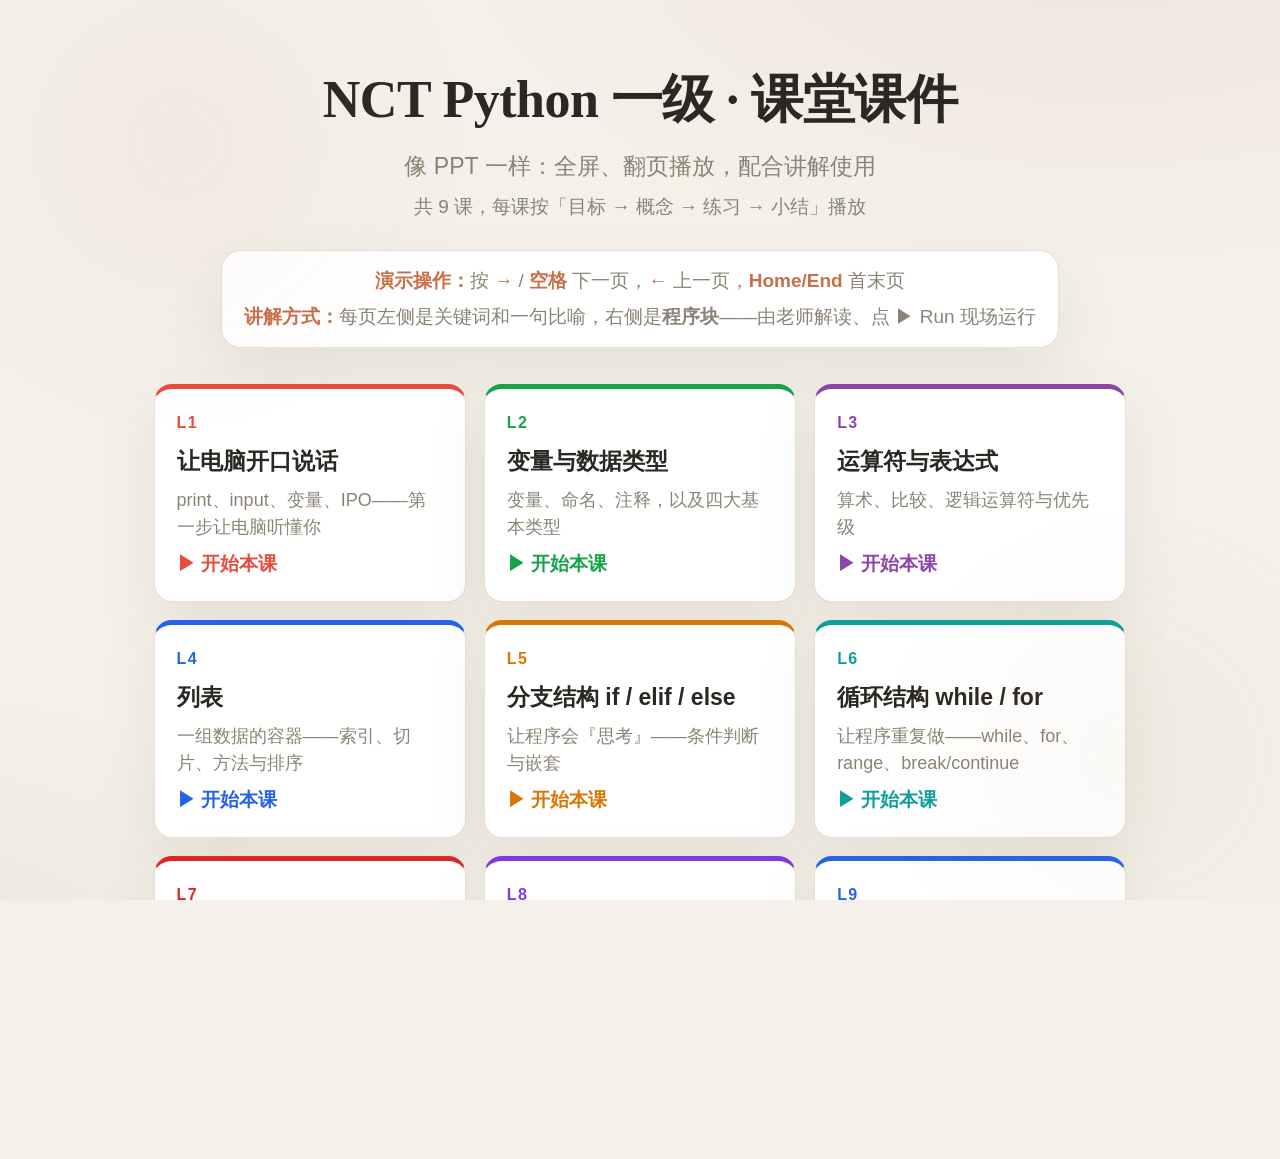
<file: index.html>
<!DOCTYPE html>
<html lang="zh-CN">
<head>
<meta charset="UTF-8">
<meta name="viewport" content="width=device-width, initial-scale=1.0">
<title>NCT Python 一级 · 课堂PPT</title>
<link rel="stylesheet" href="ppt.css">
<style>
html,body{overflow:auto;text-align:center;padding:0 6vw;}
.wrap{max-width:1120px;margin:0 auto;padding:52px 0;}
.hero h1{font-size:2.6em;font-weight:800;margin-bottom:8px;}
.hero p{color:var(--muted);font-size:1.15em;margin-bottom:8px;}
.keyhint{color:var(--muted);font-size:.95em;margin:20px auto 36px;background:#fff;border:1px solid var(--line);display:inline-block;padding:12px 22px;border-radius:20px;box-shadow:var(--shadow);line-height:1.9;}
.keyhint b{color:var(--accent);}
.grid{display:grid;grid-template-columns:repeat(auto-fit,minmax(270px,1fr));gap:18px;text-align:left;margin-bottom:34px;}
.lesson{background:#fff;border:1px solid var(--line);border-radius:18px;padding:22px;text-decoration:none;color:var(--text);box-shadow:var(--shadow);transition:.25s;border-top:5px solid var(--c);display:flex;flex-direction:column;gap:8px;}
.lesson:hover{transform:translateY(-4px);box-shadow:0 22px 46px rgba(30,64,113,.18);}
.lesson .tag{font-size:.8em;font-weight:800;color:var(--c);letter-spacing:.08em;}
.lesson h2{font-size:1.15em;font-weight:800;}
.lesson p{font-size:.9em;color:var(--muted);line-height:1.5;}
.lesson .go{margin-top:auto;color:var(--c);font-weight:700;font-size:.95em;}
@media(max-width:760px){.grid{grid-template-columns:1fr;}}
</style>
</head>
<body>
<div class="deck" style="position:static;height:auto;">
<div class="wrap">
<div class="hero">
<h1>NCT Python 一级 · 课堂课件</h1>
<p>像 PPT 一样：全屏、翻页播放，配合讲解使用</p>
<p style="font-size:.95em;color:var(--muted);">共 9 课，每课按「目标 → 概念 → 练习 → 小结」播放</p>
</div>
<div class="keyhint">
<b>演示操作：</b>按 <b>→</b> / <b>空格</b> 下一页，<b>←</b> 上一页，<b>Home/End</b> 首末页<br>
<b>讲解方式：</b>每页左侧是关键词和一句比喻，右侧是<strong>程序块</strong>——由老师解读、点 ▶ Run 现场运行
</div>
<div class="grid"><a class="lesson" href="lesson-1.html" style="--c:#e74c3c;">
<span class="tag">L1</span><h2>让电脑开口说话</h2><p>print、input、变量、IPO——第一步让电脑听懂你</p><span class="go">▶ 开始本课</span></a><a class="lesson" href="lesson-2.html" style="--c:#16a34a;">
<span class="tag">L2</span><h2>变量与数据类型</h2><p>变量、命名、注释，以及四大基本类型</p><span class="go">▶ 开始本课</span></a><a class="lesson" href="lesson-3.html" style="--c:#8e44ad;">
<span class="tag">L3</span><h2>运算符与表达式</h2><p>算术、比较、逻辑运算符与优先级</p><span class="go">▶ 开始本课</span></a><a class="lesson" href="lesson-4.html" style="--c:#2563eb;">
<span class="tag">L4</span><h2>列表</h2><p>一组数据的容器——索引、切片、方法与排序</p><span class="go">▶ 开始本课</span></a><a class="lesson" href="lesson-5.html" style="--c:#d97706;">
<span class="tag">L5</span><h2>分支结构 if / elif / else</h2><p>让程序会『思考』——条件判断与嵌套</p><span class="go">▶ 开始本课</span></a><a class="lesson" href="lesson-6.html" style="--c:#0f9f9a;">
<span class="tag">L6</span><h2>循环结构 while / for</h2><p>让程序重复做——while、for、range、break/continue</p><span class="go">▶ 开始本课</span></a><a class="lesson" href="lesson-7.html" style="--c:#dc2626;">
<span class="tag">L7</span><h2>字符串与列表的操作</h2><p>共有操作、split/join、字符串与列表互转</p><span class="go">▶ 开始本课</span></a><a class="lesson" href="lesson-8.html" style="--c:#7c3aed;">
<span class="tag">L8</span><h2>函数与小海龟绘图</h2><p>def 复用代码，turtle 画出图形</p><span class="go">▶ 开始本课</span></a><a class="lesson" href="lesson-9.html" style="--c:#2563eb;">
<span class="tag">L9</span><h2>异常处理 &amp; 真题实战</h2><p>try-except、eval，综合应对真题编程题</p><span class="go">▶ 开始本课</span></a></div>
</div>
</div>
</body>
</html>
</file>
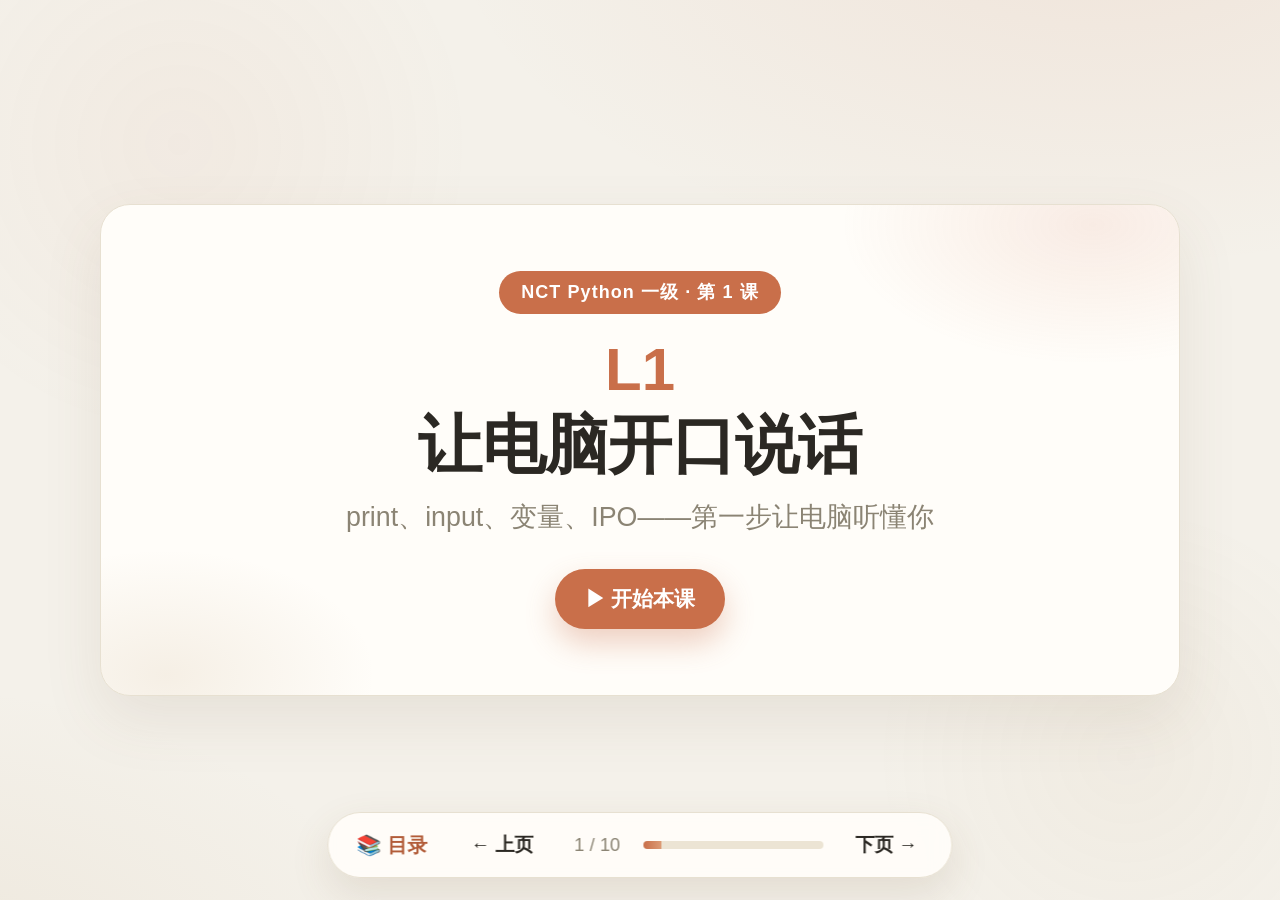
<file: lesson-1.html>
<!DOCTYPE html>
<html lang="zh-CN">
<head>
<meta charset="UTF-8">
<meta name="viewport" content="width=device-width, initial-scale=1.0">
<title>L1 让电脑开口说话 · 课堂PPT</title>
<link rel="stylesheet" href="ppt.css">
</head>
<body>
<div class="deck">
<section class="slide title-slide"><div class="hero"><div class="hero-badge">NCT Python 一级 · 第 1 课</div><div class="lesson-no">L1</div><h1>让电脑开口说话</h1><p class="subtitle">print、input、变量、IPO——第一步让电脑听懂你</p><div class="hero-cta" onclick="nextSlide()">▶ 开始本课</div></div></section>
<section class="slide"><div class="split"><div class="left"><div class="kicker">Agenda · 目标</div><h2>📋 今天我们要学什么</h2><p class="subtitle">学完这节课，你会——</p></div><div class="right"><div class="panel"><ol style="font-size:1.12em;line-height:2.1;padding-left:24px;"><li>知道 Python 是什么，理解解释型/编译型语言的区别</li><li>写出第一个程序：print() 输出</li><li>理解 IPO 模型：输入→处理→输出</li><li>认识变量与基本数据类型</li></ol></div></div></div></section>
<section class="slide part-slide"><div class="part-inside"><div class="part-tag">开始本课</div><h2>让电脑开口说话</h2><p class="subtitle">print、input、变量、IPO——第一步让电脑听懂你</p></div></section>
<section class="slide"><div class="split"><div class="left"><div class="kicker">概念 · 01</div><h2>Python 是什么？</h2><p class="subtitle">Python 是一门编程语言，是计算机能读懂的语言。</p><div class="metaphor"><span class="icon">💡</span><span><b>比喻：</b>Python 像一门『普通话』，你写一行，电脑就照着做一行。</span></div></div><div class="right"><div class="panel"><div class="label">示例代码 · 点 ▶ Run 试运行</div><div class="code"><div class="bar"><span class="dot r"></span><span class="dot y"></span><span class="dot g"></span><span class="t">demo.py</span></div><pre><code><span class="com"># 输出一句话到屏幕</span>
<span class="fn">print</span>(<span class="str">"Hello World"</span>)

<span class="com"># 也可以输出算好的结果</span>
<span class="fn">print</span>(<span class="num">1</span> + <span class="num">2</span>)</code></pre><div class="code-actions"><a class="run-btn" href="https://www.online-python.com/" target="_blank" rel="noopener">▶ Run</a><button class="copy-btn" type="button">📋 Copy</button></div></div><div class="keypoint"><b>💡 关键点：</b>print() 就是把内容显示到屏幕的指令。Python 是解释型：一句一句边解释边执行。</div></div></div></div></section>
<section class="slide"><div class="split"><div class="left"><div class="kicker">概念 · 02</div><h2>print —— 电脑的大喇叭</h2><p class="subtitle">print() 把括号里的内容打印到屏幕上。</p><div class="metaphor"><span class="icon">💡</span><span><b>比喻：</b>print = 电脑拿大喇叭喊话，喊的内容要加引号告诉电脑『这是文字』。</span></div></div><div class="right"><div class="panel"><div class="label">示例代码 · 点 ▶ Run 试运行</div><div class="code"><div class="bar"><span class="dot r"></span><span class="dot y"></span><span class="dot g"></span><span class="t">demo.py</span></div><pre><code><span class="com"># 第一个程序</span>
<span class="fn">print</span>(<span class="str">"Hello World"</span>)
<span class="fn">print</span>(<span class="num">1</span> + <span class="num">2</span>)</code></pre><div class="code-actions"><a class="run-btn" href="https://www.online-python.com/" target="_blank" rel="noopener">▶ Run</a><button class="copy-btn" type="button">📋 Copy</button></div></div><div class="keypoint"><b>💡 关键点：</b>print 里放字符串要加引号；放数字直接写。中文输出也不难。</div></div></div></div></section>
<section class="slide"><div class="split"><div class="left"><div class="kicker">概念 · 03</div><h2>input —— 电脑的耳朵</h2><p class="subtitle">input() 接收键盘输入；得到的一定是字符串。</p><div class="metaphor"><span class="icon">💡</span><span><b>比喻：</b>input 是耳朵，print 是嘴巴。电脑等你说完再回应。</span></div></div><div class="right"><div class="panel"><div class="label">示例代码 · 点 ▶ Run 试运行</div><div class="code"><div class="bar"><span class="dot r"></span><span class="dot y"></span><span class="dot g"></span><span class="t">demo.py</span></div><pre><code>name = <span class="fn">input</span>(<span class="str">"请输入你的名字: "</span>)
<span class="fn">print</span>(<span class="str">"你好, "</span> + name)

a = <span class="fn">int</span>(<span class="fn">input</span>(<span class="str">"请输入一个整数: "</span>))
<span class="fn">print</span>(<span class="str">"你输入的数是"</span>, a)</code></pre><div class="code-actions"><a class="run-btn" href="https://www.online-python.com/" target="_blank" rel="noopener">▶ Run</a><button class="copy-btn" type="button">📋 Copy</button></div></div><div class="keypoint"><b>💡 关键点：</b>input() 返回字符串，要当数字算得先用 int()/float() 转。</div></div></div></div></section>
<section class="slide"><div class="split"><div class="left"><div class="kicker">概念 · 04</div><h2>IPO —— 程序的骨架</h2><p class="subtitle">I 输入 → P 处理 → O 输出。</p><div class="metaphor"><span class="icon">💡</span><span><b>比喻：</b>写程序先想三件事：要什么输入、怎么处理、要什么输出。</span></div></div><div class="right"><div class="panel"><div class="label">程序流程</div><div class="code"><pre><code>I nput (输入)   ──►   P rocessing (加工)   ──►   O utput (输出)
   input()                运算 / 判断 / 循环             print()</code></pre></div></div></div></div></section>
<section class="slide"><div class="split"><div class="left"><div class="kicker">概念 · 05</div><h2>变量 &amp; 冯·诺依曼</h2><p class="subtitle">变量是装数据的容器；了解电脑的经典结构。</p><div class="metaphor"><span class="icon">💡</span><span><b>比喻：</b>变量 = 贴上名字标签的碗；电脑 = 输入→存储→运算→控制→输出。</span></div></div><div class="right"><div class="panel"><div class="label">结构</div><ul class="structure"><li><span class="root">冯·诺依曼体系结构</span> <span class="note">存储程序 + 五大部件</span></li><li><span class="child">├── 输入设备</span> <span class="note">键盘鼠标</span></li><li><span class="child">├── 存储器</span> <span class="note">存程序和数据</span></li><li><span class="child">├── 运算器</span> <span class="note">做运算</span></li><li><span class="child">├── 控制器</span> <span class="note">指挥</span></li><li><span class="child">└── 输出设备</span> <span class="note">显示器</span></li></ul></div></div></div></section>
<section class="slide"><div class="split"><div class="left"><div class="kicker">Practice · 动手</div><h2>✏️ 随堂练习</h2><p class="subtitle">动手敲一敲，比看十遍都强。</p></div><div class="right"><div class="panel practice"><div class="label">任务清单</div><ol><li>在 online-python.com 敲：print("My name is Python")，Run 看输出</li><li>再敲一行 print(输入你的名字)，Run 一次看看</li><li>把第 1 行换成你自己的英文名字，再 Run，输出变了吗？</li></ol></div></div></div></section>
<section class="slide"><div class="split"><div class="left"><div class="kicker">Recap · 小结</div><h2>📌 今天学了什么？</h2><p class="subtitle">对照一下，都掌握了吗？</p></div><div class="right"><div class="grid2"><div class="card" style="border-left:5px solid var(--green);"><h3 style="color:var(--green);">已掌握</h3><ul><li>Python 是什么？</li><li>print —— 电脑的大喇叭</li><li>input —— 电脑的耳朵</li><li>IPO —— 程序的骨架</li><li>变量 &amp; 冯·诺依曼</li></ul></div><div class="card" style="border-left:5px solid var(--teal);"><h3 style="color:var(--teal);">下一节 L2</h3><ul><li>变量与数据类型</li><li style="color:var(--muted);font-size:.92em;">变量、命名、注释，以及四大基本类型</li></ul></div></div><div class="takeaway"><span class="label">💬 给学生的话</span>看完 PPT 不如自己敲一遍。<strong>敲错的 Bug 比看会的代码更值钱。</strong></div></div></div></section>
</div>
<div class="nav">
<a class="home" href="index.html">📚 目录</a>
<button id="prev" type="button">← 上页</button>
<span class="counter"><span id="cur">1</span> / <span id="total">10</span></span>
<div class="progress-track"><span id="bar"></span></div>
<button id="next" type="button">下页 →</button>
</div>
<script src="ppt.js"></script>
</body>
</html>
</file>
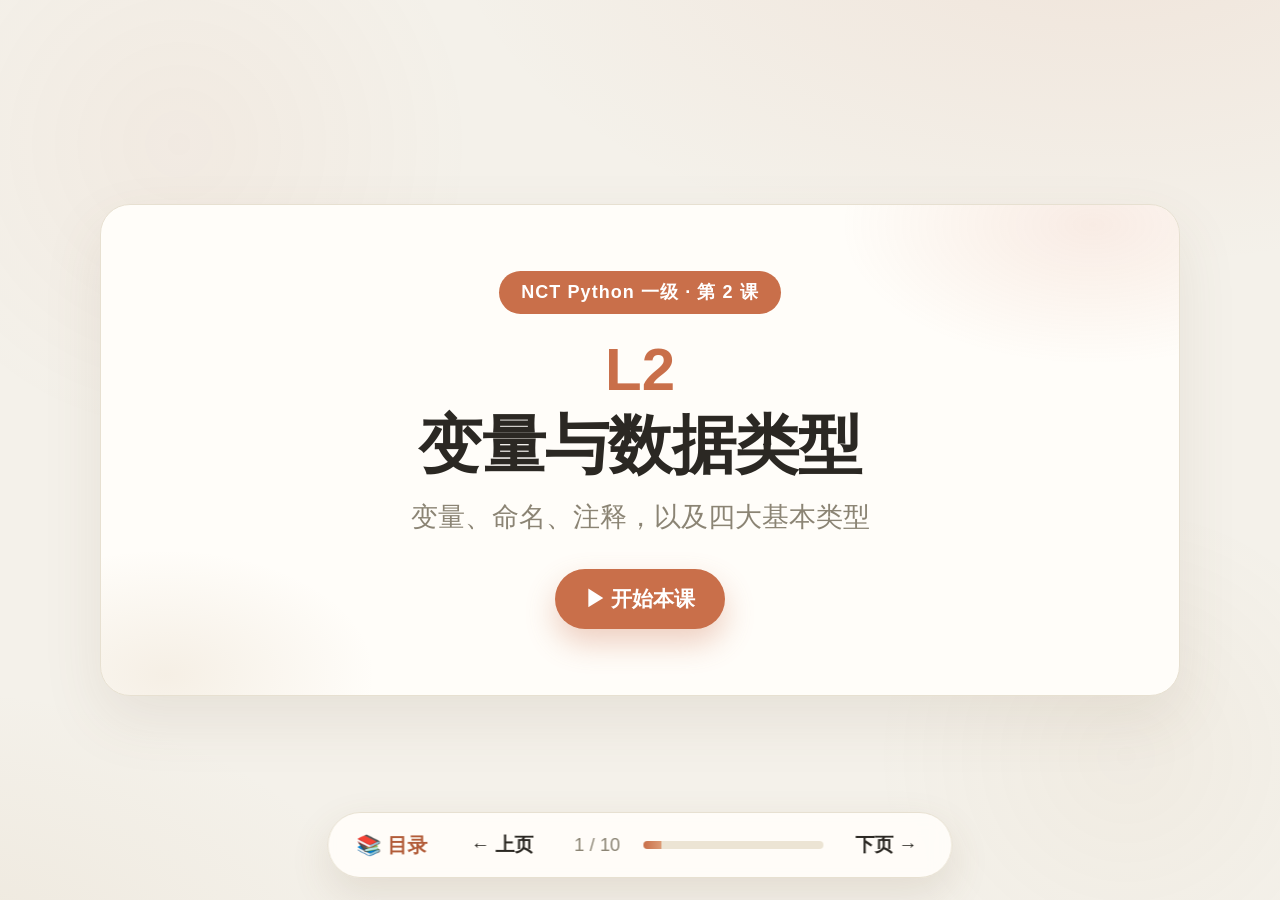
<file: lesson-2.html>
<!DOCTYPE html>
<html lang="zh-CN">
<head>
<meta charset="UTF-8">
<meta name="viewport" content="width=device-width, initial-scale=1.0">
<title>L2 变量与数据类型 · 课堂PPT</title>
<link rel="stylesheet" href="ppt.css">
</head>
<body>
<div class="deck">
<section class="slide title-slide"><div class="hero"><div class="hero-badge">NCT Python 一级 · 第 2 课</div><div class="lesson-no">L2</div><h1>变量与数据类型</h1><p class="subtitle">变量、命名、注释，以及四大基本类型</p><div class="hero-cta" onclick="nextSlide()">▶ 开始本课</div></div></section>
<section class="slide"><div class="split"><div class="left"><div class="kicker">Agenda · 目标</div><h2>📋 今天我们要学什么</h2><p class="subtitle">学完这节课，你会——</p></div><div class="right"><div class="panel"><ol style="font-size:1.12em;line-height:2.1;padding-left:24px;"><li>理解变量，掌握命名规则与保留字</li><li>会用 单行# 和 多行三引号 注释</li><li>认识字符串/整数/浮点数/布尔四种类型</li><li>会用 str/int/float/bool 做类型转换</li></ol></div></div></div></section>
<section class="slide part-slide"><div class="part-inside"><div class="part-tag">开始本课</div><h2>变量与数据类型</h2><p class="subtitle">变量、命名、注释，以及四大基本类型</p></div></section>
<section class="slide"><div class="split"><div class="left"><div class="kicker">概念 · 01</div><h2>变量 —— 电脑的碗</h2><p class="subtitle">变量像一个贴了标签的碗，用来存数据，通过名字访问。</p><div class="metaphor"><span class="icon">💡</span><span><b>比喻：</b>碗是一样的碗，贴的标签（变量名）不一样，装的东西也不一样。</span></div></div><div class="right"><div class="panel"><div class="label">示例代码 · 点 ▶ Run 试运行</div><div class="code"><div class="bar"><span class="dot r"></span><span class="dot y"></span><span class="dot g"></span><span class="t">demo.py</span></div><pre><code>name = <span class="str">"小明"</span>     <span class="com"># 字符串</span>
grade = <span class="num">13</span>        <span class="com"># 整数</span>
tall = <span class="num">1.55</span>       <span class="com"># 浮点数</span>
<span class="fn">print</span>(<span class="str">"我叫"</span>, name, <span class="str">"今年"</span>, grade, <span class="str">"岁"</span>)</code></pre><div class="code-actions"><a class="run-btn" href="https://www.online-python.com/" target="_blank" rel="noopener">▶ Run</a><button class="copy-btn" type="button">📋 Copy</button></div></div><div class="keypoint"><b>💡 关键点：</b>= 是赋值，把右边数据存进左边变量。变量要先赋值再用。</div></div></div></div></section>
<section class="slide"><div class="split"><div class="left"><div class="kicker">概念 · 02</div><h2>变量命名规则</h2><p class="subtitle">字母、数字、下划线；数字不能开头；不能用保留字。</p><div class="metaphor"><span class="icon">💡</span><span><b>比喻：</b>名字要像路牌：别人看得懂、不撞名、不打头阵用数字。</span></div></div><div class="right"><div class="panel"><div class="label">示例代码 · 点 ▶ Run 试运行</div><div class="code"><div class="bar"><span class="dot r"></span><span class="dot y"></span><span class="dot g"></span><span class="t">demo.py</span></div><pre><code><span class="com"># 合法：</span>
my_name = <span class="str">"Tom"</span>
_score2 = <span class="num">90</span>

<span class="com"># 非法：</span>
<span class="com"># 1name = 5   数字开头 ❌</span>
<span class="com"># if = 5      保留字 ❌</span>
<span class="com"># my-name = 5 含短横线 ❌</span></code></pre><div class="code-actions"><a class="run-btn" href="https://www.online-python.com/" target="_blank" rel="noopener">▶ Run</a><button class="copy-btn" type="button">📋 Copy</button></div></div><div class="keypoint"><b>💡 关键点：</b>不能用保留字（if、while、True、False等）做变量名；区分大小写。</div></div></div></div></section>
<section class="slide"><div class="split"><div class="left"><div class="kicker">概念 · 03</div><h2>注释 —— 给代码写说明</h2><p class="subtitle">注释不会被执行，只给人看。</p><div class="metaphor"><span class="icon">💡</span><span><b>比喻：</b># 是单行便签；三个引号是整段便签。</span></div></div><div class="right"><div class="panel"><div class="label">示例代码 · 点 ▶ Run 试运行</div><div class="code"><div class="bar"><span class="dot r"></span><span class="dot y"></span><span class="dot g"></span><span class="t">demo.py</span></div><pre><code><span class="com"># 这是单行注释（用 # 开头）</span>
<span class="fn">print</span>(<span class="str">"你好"</span>)   <span class="com"># 行尾也可以</span>

<span class="str">"""
这是多行注释
用三个双引号或单引号包围
"""</span></code></pre><div class="code-actions"><a class="run-btn" href="https://www.online-python.com/" target="_blank" rel="noopener">▶ Run</a><button class="copy-btn" type="button">📋 Copy</button></div></div><div class="keypoint"><b>💡 关键点：</b>考试常考：单行注释用 #，多行用三引号。双引号是字符串，不是注释。</div></div></div></div></section>
<section class="slide"><div class="split"><div class="left"><div class="kicker">概念 · 04</div><h2>四大基本数据类型</h2><p class="subtitle">字符串、整数、浮点数、布尔。</p><div class="metaphor"><span class="icon">💡</span><span><b>比喻：</b>文字要引号、数字分两种（带不带小数点）、真假是开关、空心是 None。</span></div></div><div class="right"><div class="panel"><div class="label">示例代码 · 点 ▶ Run 试运行</div><div class="code"><div class="bar"><span class="dot r"></span><span class="dot y"></span><span class="dot g"></span><span class="t">demo.py</span></div><pre><code>s = <span class="str">"Hello"</span>      <span class="com"># 字符串 str</span>
n = <span class="num">42</span>           <span class="com"># 整数 int</span>
f = <span class="num">3.14</span>         <span class="com"># 浮点数 float</span>
b = <span class="key">True</span>         <span class="com"># 布尔 bool（True/False）</span>
none = <span class="key">None</span>      <span class="com"># 无值</span></code></pre><div class="code-actions"><a class="run-btn" href="https://www.online-python.com/" target="_blank" rel="noopener">▶ Run</a><button class="copy-btn" type="button">📋 Copy</button></div></div><div class="keypoint"><b>💡 关键点：</b>字符串可 + 拼接、\n 换行；用 type(x) 查看类型。</div></div></div></div></section>
<section class="slide"><div class="split"><div class="left"><div class="kicker">概念 · 05</div><h2>类型转换 —— 翻译官</h2><p class="subtitle">在字符串、整数、浮点数、布尔之间互相转换。</p><div class="metaphor"><span class="icon">💡</span><span><b>比喻：</b>str/int/float/bool 是四个翻译官，把一种类型翻译成另一种。</span></div></div><div class="right"><div class="panel"><div class="label">示例代码 · 点 ▶ Run 试运行</div><div class="code"><div class="bar"><span class="dot r"></span><span class="dot y"></span><span class="dot g"></span><span class="t">demo.py</span></div><pre><code>age = <span class="num">14</span>
<span class="fn">print</span>(<span class="str">"你今年"</span> + <span class="fn">str</span>(age) + <span class="str">"岁"</span>)

a = <span class="fn">int</span>(<span class="str">"123"</span>)       <span class="com"># 字符串→整数</span>
b = <span class="fn">float</span>(<span class="num">4</span>)         <span class="com"># 整数→浮点数 4.0</span>
<span class="fn">print</span>(<span class="fn">int</span>(<span class="num">3.6</span>))      <span class="com"># 3（截断，不是四舍五入）</span>
<span class="fn">print</span>(<span class="fn">bool</span>(<span class="num">0</span>))       <span class="com"># False</span>
<span class="fn">print</span>(<span class="fn">bool</span>(<span class="str">" "</span>))     <span class="com"># True（含空格的字符串为真）</span></code></pre><div class="code-actions"><a class="run-btn" href="https://www.online-python.com/" target="_blank" rel="noopener">▶ Run</a><button class="copy-btn" type="button">📋 Copy</button></div></div><div class="keypoint"><b>💡 关键点：</b>int("3.5") 会报错，需先 float() 再 int()；float→int 是截断。</div></div></div></div></section>
<section class="slide"><div class="split"><div class="left"><div class="kicker">Practice · 动手</div><h2>✏️ 随堂练习</h2><p class="subtitle">动手敲一敲，比看十遍都强。</p></div><div class="right"><div class="panel practice"><div class="label">任务清单</div><ol><li>写个人信息录入：输入姓名、年龄、身高，按格式输出（用 str/int/float）</li><li>口答：下面哪些是合法变量名？my_name、1name、if、_x、2/3、my-name</li><li>写出结果：int(3.6)、float(3)、bool(0)、bool(" ")</li></ol></div></div></div></section>
<section class="slide"><div class="split"><div class="left"><div class="kicker">Recap · 小结</div><h2>📌 今天学了什么？</h2><p class="subtitle">对照一下，都掌握了吗？</p></div><div class="right"><div class="grid2"><div class="card" style="border-left:5px solid var(--green);"><h3 style="color:var(--green);">已掌握</h3><ul><li>变量 —— 电脑的碗</li><li>变量命名规则</li><li>注释 —— 给代码写说明</li><li>四大基本数据类型</li><li>类型转换 —— 翻译官</li></ul></div><div class="card" style="border-left:5px solid var(--teal);"><h3 style="color:var(--teal);">下一节 L3</h3><ul><li>运算符与表达式</li><li style="color:var(--muted);font-size:.92em;">算术、比较、逻辑运算符与优先级</li></ul></div></div><div class="takeaway"><span class="label">💬 给学生的话</span>看完 PPT 不如自己敲一遍。<strong>敲错的 Bug 比看会的代码更值钱。</strong></div></div></div></section>
</div>
<div class="nav">
<a class="home" href="index.html">📚 目录</a>
<button id="prev" type="button">← 上页</button>
<span class="counter"><span id="cur">1</span> / <span id="total">10</span></span>
<div class="progress-track"><span id="bar"></span></div>
<button id="next" type="button">下页 →</button>
</div>
<script src="ppt.js"></script>
</body>
</html>
</file>
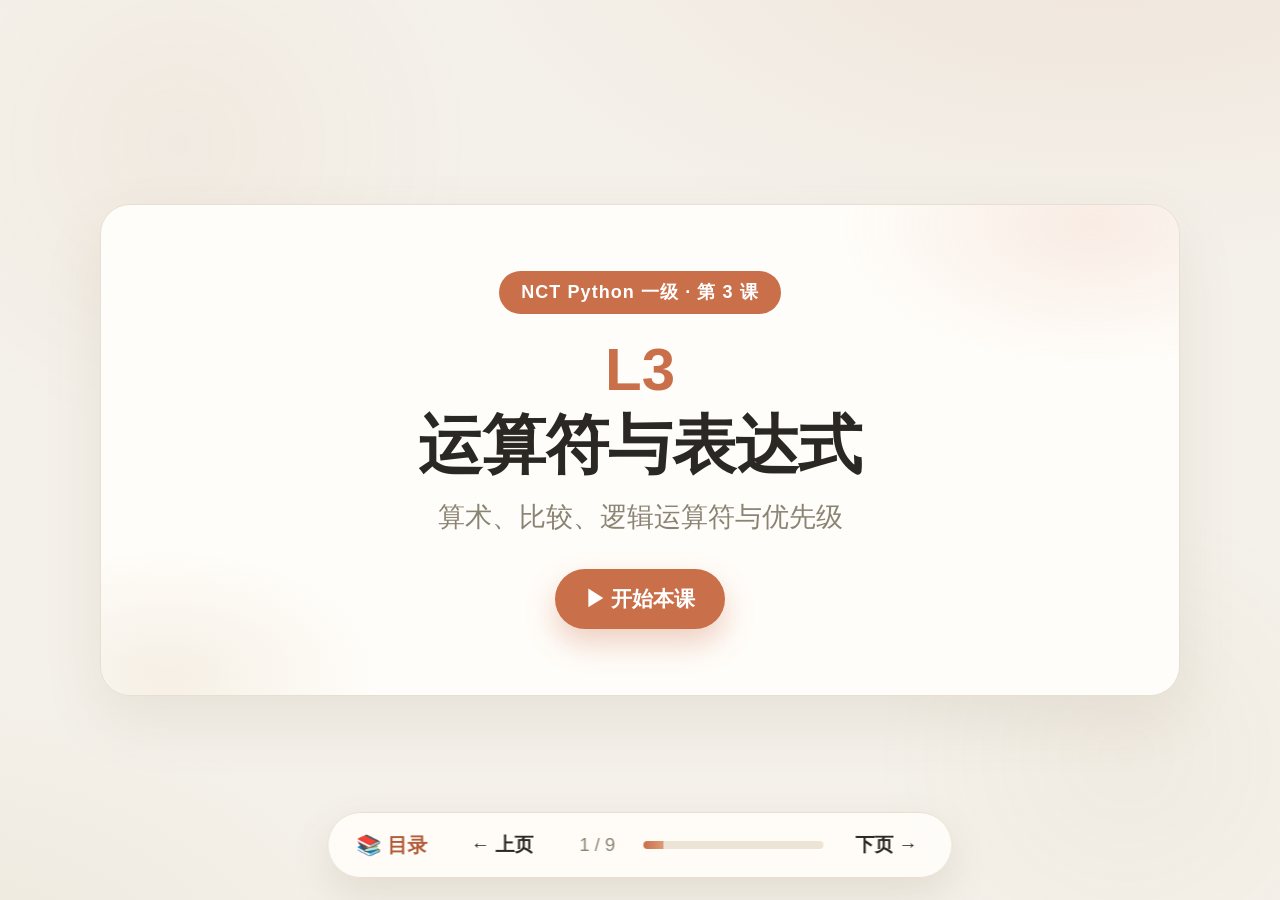
<file: lesson-3.html>
<!DOCTYPE html>
<html lang="zh-CN">
<head>
<meta charset="UTF-8">
<meta name="viewport" content="width=device-width, initial-scale=1.0">
<title>L3 运算符与表达式 · 课堂PPT</title>
<link rel="stylesheet" href="ppt.css">
</head>
<body>
<div class="deck">
<section class="slide title-slide"><div class="hero"><div class="hero-badge">NCT Python 一级 · 第 3 课</div><div class="lesson-no">L3</div><h1>运算符与表达式</h1><p class="subtitle">算术、比较、逻辑运算符与优先级</p><div class="hero-cta" onclick="nextSlide()">▶ 开始本课</div></div></section>
<section class="slide"><div class="split"><div class="left"><div class="kicker">Agenda · 目标</div><h2>📋 今天我们要学什么</h2><p class="subtitle">学完这节课，你会——</p></div><div class="right"><div class="panel"><ol style="font-size:1.12em;line-height:2.1;padding-left:24px;"><li>会用 + - * / % // ** 做算术</li><li>会用 == != &gt; &lt; &gt;= &lt;= 比较，返回 True/False</li><li>会用 not and or 组合条件</li><li>掌握优先级与结合性</li></ol></div></div></div></section>
<section class="slide part-slide"><div class="part-inside"><div class="part-tag">开始本课</div><h2>运算符与表达式</h2><p class="subtitle">算术、比较、逻辑运算符与优先级</p></div></section>
<section class="slide"><div class="split"><div class="left"><div class="kicker">概念 · 01</div><h2>算术运算符</h2><p class="subtitle">做数学运算，返回数值。</p><div class="metaphor"><span class="icon">💡</span><span><b>比喻：</b>数学课老朋友，新认识 // （整除）和 % （取余）。</span></div></div><div class="right"><div class="panel"><div class="label">示例代码 · 点 ▶ Run 试运行</div><div class="code"><div class="bar"><span class="dot r"></span><span class="dot y"></span><span class="dot g"></span><span class="t">demo.py</span></div><pre><code><span class="fn">print</span>(<span class="num">5</span> + <span class="num">3</span>)     <span class="com"># 8</span>
<span class="fn">print</span>(<span class="num">5</span> / <span class="num">3</span>)     <span class="com"># 1.6666...（除法是浮点数）</span>
<span class="fn">print</span>(<span class="num">5</span> % <span class="num">3</span>)     <span class="com"># 2（取余）</span>
<span class="fn">print</span>(<span class="num">5</span> ** <span class="num">3</span>)    <span class="com"># 125（幂）</span>
<span class="fn">print</span>(<span class="num">7</span> // <span class="num">2</span>)    <span class="com"># 3（整除向下）</span></code></pre><div class="code-actions"><a class="run-btn" href="https://www.online-python.com/" target="_blank" rel="noopener">▶ Run</a><button class="copy-btn" type="button">📋 Copy</button></div></div><div class="keypoint"><b>💡 关键点：</b>% 常用来判断奇偶/整除；/ 结果一定是浮点数。</div></div></div></div></section>
<section class="slide"><div class="split"><div class="left"><div class="kicker">概念 · 02</div><h2>比较运算符</h2><p class="subtitle">比较两值，返回布尔 True/False。</p><div class="metaphor"><span class="icon">💡</span><span><b>比喻：</b>只回答『是/否』的问题：是否相等、谁大谁小。</span></div></div><div class="right"><div class="panel"><div class="label">示例代码 · 点 ▶ Run 试运行</div><div class="code"><div class="bar"><span class="dot r"></span><span class="dot y"></span><span class="dot g"></span><span class="t">demo.py</span></div><pre><code><span class="fn">print</span>(<span class="num">5</span> == <span class="num">3</span>)   <span class="com"># False（等于）</span>
<span class="fn">print</span>(<span class="num">5</span> != <span class="num">3</span>)   <span class="com"># True（不等于）</span>
<span class="fn">print</span>(<span class="num">5</span> &gt; <span class="num">3</span>)    <span class="com"># True</span>
<span class="fn">print</span>(<span class="num">5</span> &gt;= <span class="num">5</span>)   <span class="com"># True</span>
<span class="fn">print</span>(<span class="num">3</span> &lt;= <span class="num">1</span>)   <span class="com"># False</span></code></pre><div class="code-actions"><a class="run-btn" href="https://www.online-python.com/" target="_blank" rel="noopener">▶ Run</a><button class="copy-btn" type="button">📋 Copy</button></div></div><div class="keypoint"><b>💡 关键点：</b>= 赋值，== 比较。3 == "3" 结果是 False（类型不同）。</div></div></div></div></section>
<section class="slide"><div class="split"><div class="left"><div class="kicker">概念 · 03</div><h2>逻辑运算符</h2><p class="subtitle">组合多个条件，常用于 if。</p><div class="metaphor"><span class="icon">💡</span><span><b>比喻：</b>and 要都对、or 有一个对就对、not 反过来。</span></div></div><div class="right"><div class="panel"><div class="label">示例代码 · 点 ▶ Run 试运行</div><div class="code"><div class="bar"><span class="dot r"></span><span class="dot y"></span><span class="dot g"></span><span class="t">demo.py</span></div><pre><code><span class="fn">print</span>(<span class="key">not</span> <span class="key">True</span>)          <span class="com"># False</span>
<span class="fn">print</span>(<span class="key">True</span> <span class="key">and</span> <span class="key">False</span>)   <span class="com"># False</span>
<span class="fn">print</span>(<span class="key">True</span> <span class="key">or</span> <span class="key">False</span>)    <span class="com"># True</span>

<span class="com"># 短路：and 左假不再算右边；or 左真不再算右边</span>
<span class="fn">print</span>(<span class="key">False</span> <span class="key">and</span> (<span class="num">1</span>/<span class="num">0</span>))  <span class="com"># 不报错，右边没执行</span></code></pre><div class="code-actions"><a class="run-btn" href="https://www.online-python.com/" target="_blank" rel="noopener">▶ Run</a><button class="copy-btn" type="button">📋 Copy</button></div></div><div class="keypoint"><b>💡 关键点：</b>短路特性常考：False and 后面写什么都没关系，不会执行。</div></div></div></div></section>
<section class="slide"><div class="split"><div class="left"><div class="kicker">概念 · 04</div><h2>优先级</h2><p class="subtitle">从高到低：括号 &gt; 幂 &gt; 乘除 &gt; 加减 &gt; 比较 &gt; 逻辑。</p><div class="metaphor"><span class="icon">💡</span><span><b>比喻：</b>拿不准就加括号，最保险也最好读。</span></div></div><div class="right"><div class="panel"><div class="label">示例代码 · 点 ▶ Run 试运行</div><div class="code"><div class="bar"><span class="dot r"></span><span class="dot y"></span><span class="dot g"></span><span class="t">demo.py</span></div><pre><code><span class="fn">print</span>(<span class="num">2</span> + <span class="num">3</span> * <span class="num">4</span>)      <span class="com"># 14：先乘后加</span>
<span class="fn">print</span>((<span class="num">2</span> + <span class="num">3</span>) * <span class="num">4</span>)    <span class="com"># 20：括号优先</span>
<span class="fn">print</span>(<span class="num">2</span> ** <span class="num">3</span> ** <span class="num">2</span>)    <span class="com"># 512：幂是右结合</span>
<span class="fn">print</span>(<span class="num">8</span> - <span class="num">3</span> + <span class="num">2</span>)      <span class="com"># 7：左结合</span></code></pre><div class="code-actions"><a class="run-btn" href="https://www.online-python.com/" target="_blank" rel="noopener">▶ Run</a><button class="copy-btn" type="button">📋 Copy</button></div></div><div class="keypoint"><b>💡 关键点：</b>算术左结合、幂右结合；把不确定的用括号包起来。</div></div></div></div></section>
<section class="slide"><div class="split"><div class="left"><div class="kicker">Practice · 动手</div><h2>✏️ 随堂练习</h2><p class="subtitle">动手敲一敲，比看十遍都强。</p></div><div class="right"><div class="panel practice"><div class="label">任务清单</div><ol><li>求值：5%2、10//3、7**2、2+3*4、(2+3)*4</li><li>求值：int(15/6 + 3.3)（提示：15/6=2.5，2.5+3.3=5.8，int(5.8)=5）</li><li>写程序：输入一个整数判断是否为偶数（用 % 和 ==）</li></ol></div></div></div></section>
<section class="slide"><div class="split"><div class="left"><div class="kicker">Recap · 小结</div><h2>📌 今天学了什么？</h2><p class="subtitle">对照一下，都掌握了吗？</p></div><div class="right"><div class="grid2"><div class="card" style="border-left:5px solid var(--green);"><h3 style="color:var(--green);">已掌握</h3><ul><li>算术运算符</li><li>比较运算符</li><li>逻辑运算符</li><li>优先级</li></ul></div><div class="card" style="border-left:5px solid var(--teal);"><h3 style="color:var(--teal);">下一节 L4</h3><ul><li>列表</li><li style="color:var(--muted);font-size:.92em;">一组数据的容器——索引、切片、方法与排序</li></ul></div></div><div class="takeaway"><span class="label">💬 给学生的话</span>看完 PPT 不如自己敲一遍。<strong>敲错的 Bug 比看会的代码更值钱。</strong></div></div></div></section>
</div>
<div class="nav">
<a class="home" href="index.html">📚 目录</a>
<button id="prev" type="button">← 上页</button>
<span class="counter"><span id="cur">1</span> / <span id="total">9</span></span>
<div class="progress-track"><span id="bar"></span></div>
<button id="next" type="button">下页 →</button>
</div>
<script src="ppt.js"></script>
</body>
</html>
</file>
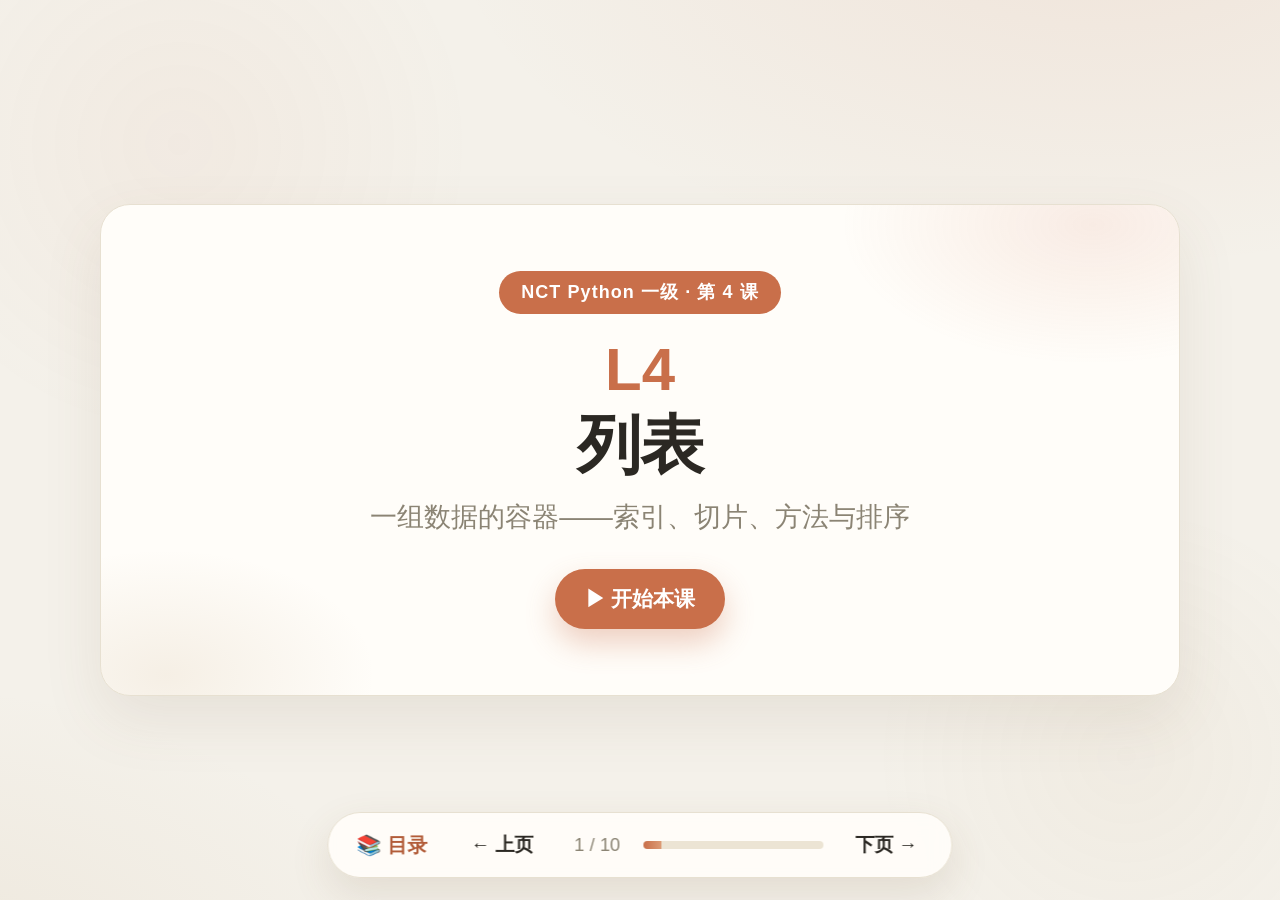
<file: lesson-4.html>
<!DOCTYPE html>
<html lang="zh-CN">
<head>
<meta charset="UTF-8">
<meta name="viewport" content="width=device-width, initial-scale=1.0">
<title>L4 列表 · 课堂PPT</title>
<link rel="stylesheet" href="ppt.css">
</head>
<body>
<div class="deck">
<section class="slide title-slide"><div class="hero"><div class="hero-badge">NCT Python 一级 · 第 4 课</div><div class="lesson-no">L4</div><h1>列表</h1><p class="subtitle">一组数据的容器——索引、切片、方法与排序</p><div class="hero-cta" onclick="nextSlide()">▶ 开始本课</div></div></section>
<section class="slide"><div class="split"><div class="left"><div class="kicker">Agenda · 目标</div><h2>📋 今天我们要学什么</h2><p class="subtitle">学完这节课，你会——</p></div><div class="right"><div class="panel"><ol style="font-size:1.12em;line-height:2.1;padding-left:24px;"><li>会用 [] 创建列表、索引访问、负索引</li><li>会用 append/insert/pop/del 增删改</li><li>会切片 lst[start:end:step]（左闭右开）</li><li>会用 len/max/min/sum/sort/reverse 等</li></ol></div></div></div></section>
<section class="slide part-slide"><div class="part-inside"><div class="part-tag">开始本课</div><h2>列表</h2><p class="subtitle">一组数据的容器——索引、切片、方法与排序</p></div></section>
<section class="slide"><div class="split"><div class="left"><div class="kicker">概念 · 01</div><h2>创建列表与访问</h2><p class="subtitle">用 [] 装一组数据，元素用逗号隔开。</p><div class="metaphor"><span class="icon">💡</span><span><b>比喻：</b>列表像一排带编号的储物格，编号从 0 开始数。</span></div></div><div class="right"><div class="panel"><div class="label">示例代码 · 点 ▶ Run 试运行</div><div class="code"><div class="bar"><span class="dot r"></span><span class="dot y"></span><span class="dot g"></span><span class="t">demo.py</span></div><pre><code>numbers = [<span class="num">1</span>, <span class="num">1</span>, <span class="num">3</span>, <span class="num">4</span>, <span class="num">7</span>, <span class="num">11</span>]
animals = [<span class="str">"dog"</span>, <span class="str">"pig"</span>, <span class="str">"cat"</span>, <span class="str">"bird"</span>]
<span class="fn">print</span>(<span class="fn">len</span>(numbers))   <span class="com"># 6（长度）</span>
<span class="fn">print</span>(numbers[<span class="num">0</span>])     <span class="com"># 1（第一个，索引从 0 起）</span>
<span class="fn">print</span>(numbers[-<span class="num">1</span>])    <span class="com"># 11（最后一个，负索引 -1 起）</span></code></pre><div class="code-actions"><a class="run-btn" href="https://www.online-python.com/" target="_blank" rel="noopener">▶ Run</a><button class="copy-btn" type="button">📋 Copy</button></div></div><div class="keypoint"><b>💡 关键点：</b>正索引从 0 起，负索引从 -1 起；len() 返回元素个数。</div></div></div></div></section>
<section class="slide"><div class="split"><div class="left"><div class="kicker">概念 · 02</div><h2>增删改</h2><p class="subtitle">列表是可变的，能直接增、删、改。</p><div class="metaphor"><span class="icon">💡</span><span><b>比喻：</b>append 往后塞、insert 插队、pop 拿走并告诉你拿了啥。</span></div></div><div class="right"><div class="panel"><div class="label">示例代码 · 点 ▶ Run 试运行</div><div class="code"><div class="bar"><span class="dot r"></span><span class="dot y"></span><span class="dot g"></span><span class="t">demo.py</span></div><pre><code>animals = [<span class="str">"dog"</span>, <span class="str">"pig"</span>, <span class="str">"cat"</span>, <span class="str">"bird"</span>]
animals[<span class="num">0</span>] = <span class="str">"mouse"</span>     <span class="com"># 改第一个</span>
animals.append(<span class="str">"duck"</span>)    <span class="com"># 末尾追加</span>
animals.insert(<span class="num">1</span>, <span class="str">"cow"</span>)  <span class="com"># 在索引1处插入</span>
<span class="key">del</span> animals[<span class="num">2</span>]            <span class="com"># 删除索引2</span>
popped = animals.pop()    <span class="com"># 删最后一个并返回</span>
<span class="fn">print</span>(animals)
<span class="fn">print</span>(popped)</code></pre><div class="code-actions"><a class="run-btn" href="https://www.online-python.com/" target="_blank" rel="noopener">▶ Run</a><button class="copy-btn" type="button">📋 Copy</button></div></div><div class="keypoint"><b>💡 关键点：</b>del 不返回值；pop() 返回被删除的元素（默认删最后一个）。</div></div></div></div></section>
<section class="slide"><div class="split"><div class="left"><div class="kicker">概念 · 03</div><h2>切片</h2><p class="subtitle">取一段：list[start:end:step]。</p><div class="metaphor"><span class="icon">💡</span><span><b>比喻：</b>切蛋糕：从 start 切到 end 前面一块（左闭右开）。</span></div></div><div class="right"><div class="panel"><div class="label">示例代码 · 点 ▶ Run 试运行</div><div class="code"><div class="bar"><span class="dot r"></span><span class="dot y"></span><span class="dot g"></span><span class="t">demo.py</span></div><pre><code>lst = [<span class="num">1</span>, <span class="num">2</span>, <span class="num">3</span>, <span class="num">4</span>, <span class="num">5</span>, <span class="num">6</span>]
<span class="fn">print</span>(lst[<span class="num">2</span>:<span class="num">5</span>])     <span class="com"># [3,4,5]（含2不含5）</span>
<span class="fn">print</span>(lst[:<span class="num">4</span>])      <span class="com"># [1,2,3,4]</span>
<span class="fn">print</span>(lst[<span class="num">3</span>:])      <span class="com"># [4,5,6]</span>
<span class="fn">print</span>(lst[::-<span class="num">1</span>])    <span class="com"># 反转</span>
<span class="fn">print</span>(lst[::<span class="num">2</span>])     <span class="com"># 步长2：隔一个取</span></code></pre><div class="code-actions"><a class="run-btn" href="https://www.online-python.com/" target="_blank" rel="noopener">▶ Run</a><button class="copy-btn" type="button">📋 Copy</button></div></div><div class="keypoint"><b>💡 关键点：</b>左闭右开：冒号左边含、右边不含。这是最容易错的地方。</div></div></div></div></section>
<section class="slide"><div class="split"><div class="left"><div class="kicker">概念 · 04</div><h2>常用函数与方法</h2><p class="subtitle">统计、排序、查找一网打尽。</p><div class="metaphor"><span class="icon">💡</span><span><b>比喻：</b>len/max/min/sum 一键统计；count 数个数；sort 排序。</span></div></div><div class="right"><div class="panel"><div class="label">示例代码 · 点 ▶ Run 试运行</div><div class="code"><div class="bar"><span class="dot r"></span><span class="dot y"></span><span class="dot g"></span><span class="t">demo.py</span></div><pre><code>nums = [<span class="num">2</span>, <span class="num">5</span>, <span class="num">6</span>, <span class="num">7</span>, <span class="num">8</span>, <span class="num">9</span>, <span class="num">2</span>, <span class="num">9</span>, <span class="num">9</span>]
<span class="fn">print</span>(<span class="fn">max</span>(nums))        <span class="com"># 9</span>
<span class="fn">print</span>(<span class="fn">min</span>(nums))        <span class="com"># 2</span>
<span class="fn">print</span>(<span class="fn">sum</span>(nums))        <span class="com"># 57</span>
<span class="fn">print</span>(nums.count(<span class="num">9</span>))    <span class="com"># 3</span>
nums.sort()             <span class="com"># 原地升序</span>
<span class="fn">print</span>(nums)
nums.sort(reverse=<span class="key">True</span>) <span class="com"># 原地降序</span>
<span class="fn">print</span>(nums)</code></pre><div class="code-actions"><a class="run-btn" href="https://www.online-python.com/" target="_blank" rel="noopener">▶ Run</a><button class="copy-btn" type="button">📋 Copy</button></div></div><div class="keypoint"><b>💡 关键点：</b>sort()/reverse() 原地修改，返回 None；不会返回新列表。</div></div></div></div></section>
<section class="slide"><div class="split"><div class="left"><div class="kicker">概念 · 05</div><h2>+ * in</h2><p class="subtitle">拼接、重复、成员判断。</p><div class="metaphor"><span class="icon">💡</span><span><b>比喻：</b>+ 拼在一起、* 复制几份、in 问『在不在』。</span></div></div><div class="right"><div class="panel"><div class="label">示例代码 · 点 ▶ Run 试运行</div><div class="code"><div class="bar"><span class="dot r"></span><span class="dot y"></span><span class="dot g"></span><span class="t">demo.py</span></div><pre><code>a = [<span class="num">1</span>, <span class="num">2</span>, <span class="num">3</span>]
b = [<span class="num">4</span>, <span class="num">5</span>, <span class="num">6</span>]
<span class="fn">print</span>(a + b)     <span class="com"># [1,2,3,4,5,6]（新列表）</span>
<span class="fn">print</span>(a * <span class="num">2</span>)     <span class="com"># [1,2,3,1,2,3]</span>
<span class="fn">print</span>(<span class="num">2</span> <span class="key">in</span> a)    <span class="com"># True</span>
<span class="fn">print</span>(<span class="num">9</span> <span class="key">in</span> a)    <span class="com"># False</span></code></pre><div class="code-actions"><a class="run-btn" href="https://www.online-python.com/" target="_blank" rel="noopener">▶ Run</a><button class="copy-btn" type="button">📋 Copy</button></div></div><div class="keypoint"><b>💡 关键点：</b>+ 和 * 生成新列表、不改原列表；in 常配合 if 使用。</div></div></div></div></section>
<section class="slide"><div class="split"><div class="left"><div class="kicker">Practice · 动手</div><h2>✏️ 随堂练习</h2><p class="subtitle">动手敲一敲，比看十遍都强。</p></div><div class="right"><div class="panel practice"><div class="label">任务清单</div><ol><li>创建 Num=[2,1,9,4,7,11]，输出长度、最大、最小、总和、平均分</li><li>对 Num 升序排序→反转→打印</li><li>用切片取出 Num 的第 2 到第 4 个元素（左闭右开）</li></ol></div></div></div></section>
<section class="slide"><div class="split"><div class="left"><div class="kicker">Recap · 小结</div><h2>📌 今天学了什么？</h2><p class="subtitle">对照一下，都掌握了吗？</p></div><div class="right"><div class="grid2"><div class="card" style="border-left:5px solid var(--green);"><h3 style="color:var(--green);">已掌握</h3><ul><li>创建列表与访问</li><li>增删改</li><li>切片</li><li>常用函数与方法</li><li>+ * in</li></ul></div><div class="card" style="border-left:5px solid var(--teal);"><h3 style="color:var(--teal);">下一节 L5</h3><ul><li>分支结构 if / elif / else</li><li style="color:var(--muted);font-size:.92em;">让程序会『思考』——条件判断与嵌套</li></ul></div></div><div class="takeaway"><span class="label">💬 给学生的话</span>看完 PPT 不如自己敲一遍。<strong>敲错的 Bug 比看会的代码更值钱。</strong></div></div></div></section>
</div>
<div class="nav">
<a class="home" href="index.html">📚 目录</a>
<button id="prev" type="button">← 上页</button>
<span class="counter"><span id="cur">1</span> / <span id="total">10</span></span>
<div class="progress-track"><span id="bar"></span></div>
<button id="next" type="button">下页 →</button>
</div>
<script src="ppt.js"></script>
</body>
</html>
</file>
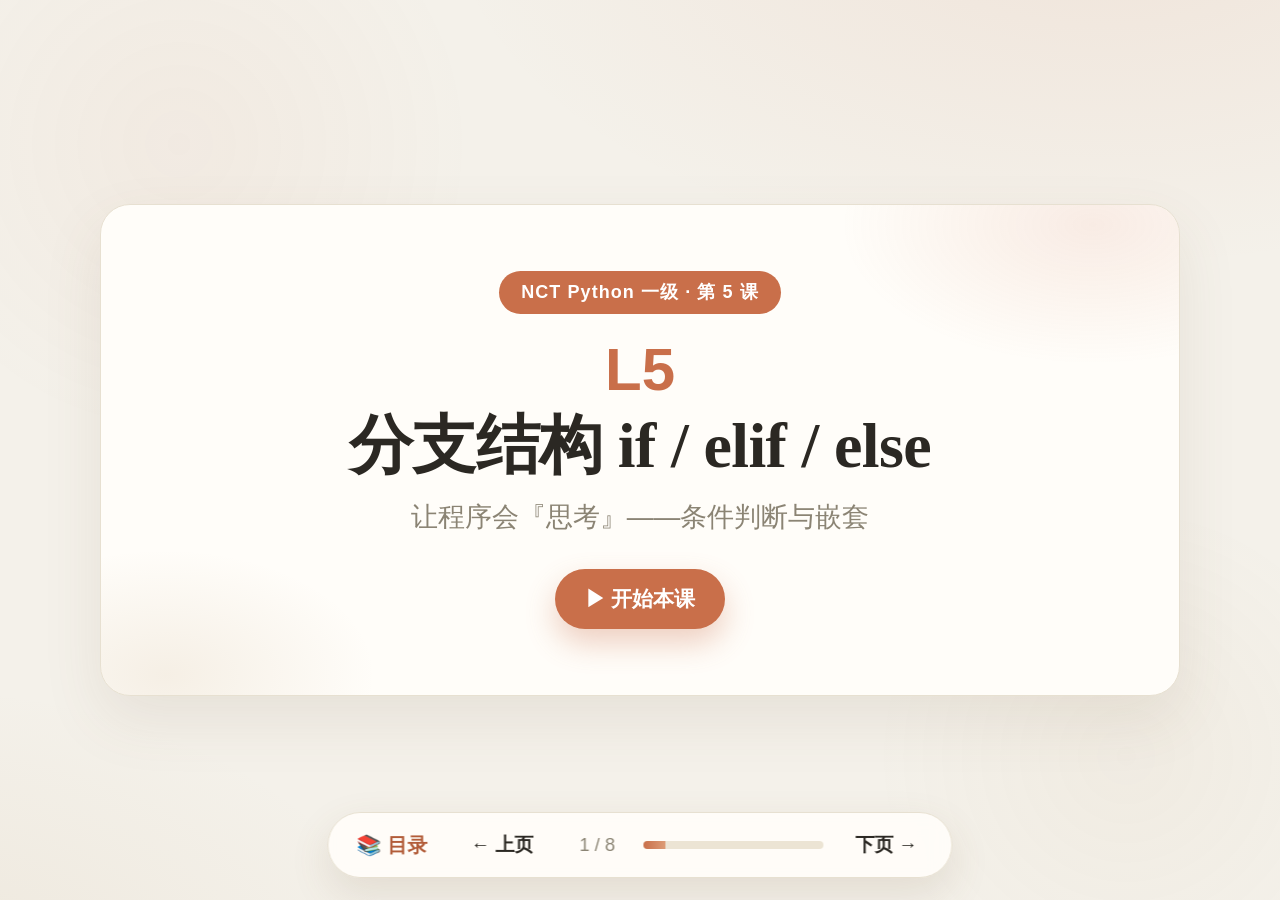
<file: lesson-5.html>
<!DOCTYPE html>
<html lang="zh-CN">
<head>
<meta charset="UTF-8">
<meta name="viewport" content="width=device-width, initial-scale=1.0">
<title>L5 分支结构 if / elif / else · 课堂PPT</title>
<link rel="stylesheet" href="ppt.css">
</head>
<body>
<div class="deck">
<section class="slide title-slide"><div class="hero"><div class="hero-badge">NCT Python 一级 · 第 5 课</div><div class="lesson-no">L5</div><h1>分支结构 if / elif / else</h1><p class="subtitle">让程序会『思考』——条件判断与嵌套</p><div class="hero-cta" onclick="nextSlide()">▶ 开始本课</div></div></section>
<section class="slide"><div class="split"><div class="left"><div class="kicker">Agenda · 目标</div><h2>📋 今天我们要学什么</h2><p class="subtitle">学完这节课，你会——</p></div><div class="right"><div class="panel"><ol style="font-size:1.12em;line-height:2.1;padding-left:24px;"><li>掌握 if/elif/else 语法，注意冒号和缩进</li><li>会写嵌套分支</li><li>会用 and/or 组合多条件</li></ol></div></div></div></section>
<section class="slide part-slide"><div class="part-inside"><div class="part-tag">开始本课</div><h2>分支结构 if / elif / else</h2><p class="subtitle">让程序会『思考』——条件判断与嵌套</p></div></section>
<section class="slide"><div class="split"><div class="left"><div class="kicker">概念 · 01</div><h2>if —— 岔路口</h2><p class="subtitle">条件为真走 if 块，否则依次判断 elif，最后走 else。</p><div class="metaphor"><span class="icon">💡</span><span><b>比喻：</b>if 是岔路口，看条件决定走哪条路。</span></div></div><div class="right"><div class="panel"><div class="label">示例代码 · 点 ▶ Run 试运行</div><div class="code"><div class="bar"><span class="dot r"></span><span class="dot y"></span><span class="dot g"></span><span class="t">demo.py</span></div><pre><code>score = <span class="num">85</span>
<span class="key">if</span> score &gt;= <span class="num">90</span>:
    <span class="fn">print</span>(<span class="str">"A"</span>)
<span class="key">elif</span> score &gt;= <span class="num">80</span>:
    <span class="fn">print</span>(<span class="str">"B"</span>)
<span class="key">elif</span> score &gt;= <span class="num">70</span>:
    <span class="fn">print</span>(<span class="str">"C"</span>)
<span class="key">else</span>:
    <span class="fn">print</span>(<span class="str">"再加油"</span>)</code></pre><div class="code-actions"><a class="run-btn" href="https://www.online-python.com/" target="_blank" rel="noopener">▶ Run</a><button class="copy-btn" type="button">📋 Copy</button></div></div><div class="keypoint"><b>💡 关键点：</b>条件后必须有冒号 :，代码块必须缩进（4 空格或 1 Tab）。</div></div></div></div></section>
<section class="slide"><div class="split"><div class="left"><div class="kicker">概念 · 02</div><h2>多条件 &amp; 嵌套</h2><p class="subtitle">用 and/or 组合，或用嵌套 if。</p><div class="metaphor"><span class="icon">💡</span><span><b>比喻：</b>条件往往是『比较』或『逻辑』的结果；路口里还能有小路口。</span></div></div><div class="right"><div class="panel"><div class="label">示例代码 · 点 ▶ Run 试运行</div><div class="code"><div class="bar"><span class="dot r"></span><span class="dot y"></span><span class="dot g"></span><span class="t">demo.py</span></div><pre><code>age = <span class="num">15</span>
gender = <span class="str">"男"</span>
<span class="key">if</span> gender == <span class="str">"男"</span> <span class="key">and</span> age &lt; <span class="num">18</span>:
    <span class="fn">print</span>(<span class="str">"男孩"</span>)
<span class="key">elif</span> gender == <span class="str">"男"</span> <span class="key">and</span> age &gt;= <span class="num">18</span>:
    <span class="fn">print</span>(<span class="str">"男人"</span>)
<span class="key">elif</span> gender == <span class="str">"女"</span> <span class="key">and</span> age &lt; <span class="num">18</span>:
    <span class="fn">print</span>(<span class="str">"女孩"</span>)
<span class="key">else</span>:
    <span class="fn">print</span>(<span class="str">"女人"</span>)</code></pre><div class="code-actions"><a class="run-btn" href="https://www.online-python.com/" target="_blank" rel="noopener">▶ Run</a><button class="copy-btn" type="button">📋 Copy</button></div></div><div class="keypoint"><b>💡 关键点：</b>多条件用 and/or 连接，或拆成嵌套分支，两种写法都对。</div></div></div></div></section>
<section class="slide"><div class="split"><div class="left"><div class="kicker">概念 · 03</div><h2>实例：出租车计费</h2><p class="subtitle">分段计价：一段一个价。</p><div class="metaphor"><span class="icon">💡</span><span><b>比喻：</b>从小到大分段判断，先判断近距离，别漏判。</span></div></div><div class="right"><div class="panel"><div class="label">示例代码 · 点 ▶ Run 试运行</div><div class="code"><div class="bar"><span class="dot r"></span><span class="dot y"></span><span class="dot g"></span><span class="t">demo.py</span></div><pre><code>km = <span class="fn">int</span>(<span class="fn">input</span>(<span class="str">"请输入距离(km): "</span>))
<span class="key">if</span> km &lt;= <span class="num">3</span>:
    cost = <span class="num">10</span>
<span class="key">elif</span> km &lt;= <span class="num">16</span>:
    cost = <span class="num">10</span> + (km - <span class="num">3</span>) * <span class="num">2.7</span>
<span class="key">else</span>:
    cost = <span class="num">10</span> + (<span class="num">16</span> - <span class="num">3</span>) * <span class="num">2.7</span> + (km - <span class="num">16</span>) * <span class="num">3</span>
<span class="fn">print</span>(cost)</code></pre><div class="code-actions"><a class="run-btn" href="https://www.online-python.com/" target="_blank" rel="noopener">▶ Run</a><button class="copy-btn" type="button">📋 Copy</button></div></div><div class="keypoint"><b>💡 关键点：</b>验证：2→10；12→34.3；25→72.1。多分支要按顺序写，否则漏判。</div></div></div></div></section>
<section class="slide"><div class="split"><div class="left"><div class="kicker">Practice · 动手</div><h2>✏️ 随堂练习</h2><p class="subtitle">动手敲一敲，比看十遍都强。</p></div><div class="right"><div class="panel practice"><div class="label">任务清单</div><ol><li>写成绩分级：≥90→A、80-89→B、70-79→C、60-69→D、&lt;60→E</li><li>写性别年龄称呼程序（男/女 + 成年/未成年）</li><li>出租车计费，分别输入 2、12、25 验证结果</li></ol></div></div></div></section>
<section class="slide"><div class="split"><div class="left"><div class="kicker">Recap · 小结</div><h2>📌 今天学了什么？</h2><p class="subtitle">对照一下，都掌握了吗？</p></div><div class="right"><div class="grid2"><div class="card" style="border-left:5px solid var(--green);"><h3 style="color:var(--green);">已掌握</h3><ul><li>if —— 岔路口</li><li>多条件 &amp; 嵌套</li><li>实例：出租车计费</li></ul></div><div class="card" style="border-left:5px solid var(--teal);"><h3 style="color:var(--teal);">下一节 L6</h3><ul><li>循环结构 while / for</li><li style="color:var(--muted);font-size:.92em;">让程序重复做——while、for、range、break/continue</li></ul></div></div><div class="takeaway"><span class="label">💬 给学生的话</span>看完 PPT 不如自己敲一遍。<strong>敲错的 Bug 比看会的代码更值钱。</strong></div></div></div></section>
</div>
<div class="nav">
<a class="home" href="index.html">📚 目录</a>
<button id="prev" type="button">← 上页</button>
<span class="counter"><span id="cur">1</span> / <span id="total">8</span></span>
<div class="progress-track"><span id="bar"></span></div>
<button id="next" type="button">下页 →</button>
</div>
<script src="ppt.js"></script>
</body>
</html>
</file>
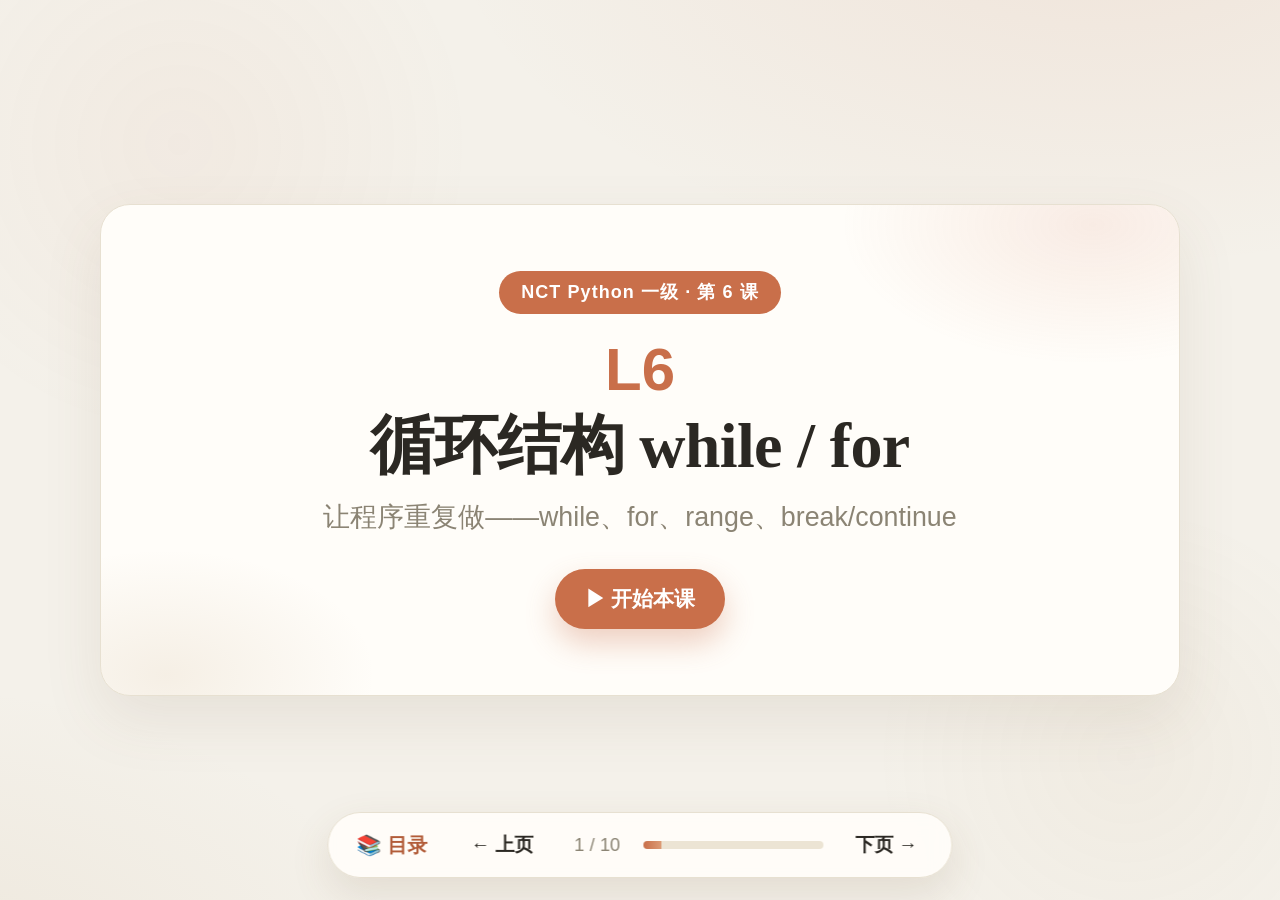
<file: lesson-6.html>
<!DOCTYPE html>
<html lang="zh-CN">
<head>
<meta charset="UTF-8">
<meta name="viewport" content="width=device-width, initial-scale=1.0">
<title>L6 循环结构 while / for · 课堂PPT</title>
<link rel="stylesheet" href="ppt.css">
</head>
<body>
<div class="deck">
<section class="slide title-slide"><div class="hero"><div class="hero-badge">NCT Python 一级 · 第 6 课</div><div class="lesson-no">L6</div><h1>循环结构 while / for</h1><p class="subtitle">让程序重复做——while、for、range、break/continue</p><div class="hero-cta" onclick="nextSlide()">▶ 开始本课</div></div></section>
<section class="slide"><div class="split"><div class="left"><div class="kicker">Agenda · 目标</div><h2>📋 今天我们要学什么</h2><p class="subtitle">学完这节课，你会——</p></div><div class="right"><div class="panel"><ol style="font-size:1.12em;line-height:2.1;padding-left:24px;"><li>会用 while 循环，理解 while True + break</li><li>会用 for 遍历，用 range() 生成序列</li><li>掌握 break（结束）与 continue（跳过）</li><li>会写嵌套循环：直角三角形、九九乘法表</li></ol></div></div></div></section>
<section class="slide part-slide"><div class="part-inside"><div class="part-tag">开始本课</div><h2>循环结构 while / for</h2><p class="subtitle">让程序重复做——while、for、range、break/continue</p></div></section>
<section class="slide"><div class="split"><div class="left"><div class="kicker">概念 · 01</div><h2>while —— 一直做</h2><p class="subtitle">条件为真就一直循环，直到条件变假。</p><div class="metaphor"><span class="icon">💡</span><span><b>比喻：</b>只要『条件还成立』，就一直重复；记得让条件能变假，否则死循环。</span></div></div><div class="right"><div class="panel"><div class="label">示例代码 · 点 ▶ Run 试运行</div><div class="code"><div class="bar"><span class="dot r"></span><span class="dot y"></span><span class="dot g"></span><span class="t">demo.py</span></div><pre><code>n = <span class="num">0</span>
<span class="key">while</span> n &lt; <span class="num">5</span>:
    <span class="fn">print</span>(<span class="str">"第"</span>, n, <span class="str">"次"</span>)
    n = n + <span class="num">1</span>    <span class="com"># 别忘了让 n 变化</span>

<span class="com"># 密码验证</span>
<span class="key">while</span> <span class="fn">input</span>(<span class="str">"请输入密码: "</span>) != <span class="str">"cubicbird"</span>:
    <span class="fn">print</span>(<span class="str">"密码错误"</span>)
<span class="fn">print</span>(<span class="str">"密码正确"</span>)</code></pre><div class="code-actions"><a class="run-btn" href="https://www.online-python.com/" target="_blank" rel="noopener">▶ Run</a><button class="copy-btn" type="button">📋 Copy</button></div></div><div class="keypoint"><b>💡 关键点：</b>循环体里一定要有让条件最终变假的语句，否则死循环。</div></div></div></div></section>
<section class="slide"><div class="split"><div class="left"><div class="kicker">概念 · 02</div><h2>for + range</h2><p class="subtitle">for 挨个取出元素；range 生成一串整数。</p><div class="metaphor"><span class="icon">💡</span><span><b>比喻：</b>for 像点名：按顺序一个一个叫出来。</span></div></div><div class="right"><div class="panel"><div class="label">示例代码 · 点 ▶ Run 试运行</div><div class="code"><div class="bar"><span class="dot r"></span><span class="dot y"></span><span class="dot g"></span><span class="t">demo.py</span></div><pre><code><span class="key">for</span> fruit <span class="key">in</span> [<span class="str">"apple"</span>, <span class="str">"banana"</span>, <span class="str">"cherry"</span>]:
    <span class="fn">print</span>(fruit)

<span class="key">for</span> i <span class="key">in</span> <span class="fn">range</span>(<span class="num">5</span>):        <span class="com"># 0,1,2,3,4</span>
    <span class="fn">print</span>(i)

<span class="key">for</span> i <span class="key">in</span> <span class="fn">range</span>(<span class="num">2</span>, <span class="num">9</span>, <span class="num">3</span>):  <span class="com"># 2,5,8（不含9，步长3）</span>
    <span class="fn">print</span>(i)</code></pre><div class="code-actions"><a class="run-btn" href="https://www.online-python.com/" target="_blank" rel="noopener">▶ Run</a><button class="copy-btn" type="button">📋 Copy</button></div></div><div class="keypoint"><b>💡 关键点：</b>range(start,stop,step) 左闭右开，不含 stop；range(n) 默认 0 起、步长 1。</div></div></div></div></section>
<section class="slide"><div class="split"><div class="left"><div class="kicker">概念 · 03</div><h2>break 与 continue</h2><p class="subtitle">break 结束整个循环；continue 跳过本次。</p><div class="metaphor"><span class="icon">💡</span><span><b>比喻：</b>break 是大结局，continue 是插队跳过这一轮。</span></div></div><div class="right"><div class="panel"><div class="label">示例代码 · 点 ▶ Run 试运行</div><div class="code"><div class="bar"><span class="dot r"></span><span class="dot y"></span><span class="dot g"></span><span class="t">demo.py</span></div><pre><code><span class="com"># break：到 3 就停</span>
<span class="key">for</span> i <span class="key">in</span> <span class="fn">range</span>(<span class="num">10</span>):
    <span class="key">if</span> i == <span class="num">3</span>:
        <span class="key">break</span>
    <span class="fn">print</span>(i)   <span class="com"># 0 1 2</span>

<span class="com"># continue：跳过 3 的倍数</span>
<span class="key">for</span> i <span class="key">in</span> <span class="fn">range</span>(<span class="num">1</span>, <span class="num">7</span>):
    <span class="key">if</span> i % <span class="num">3</span> == <span class="num">0</span>:
        <span class="key">continue</span>
    <span class="fn">print</span>(i)   <span class="com"># 1 2 4 5</span></code></pre><div class="code-actions"><a class="run-btn" href="https://www.online-python.com/" target="_blank" rel="noopener">▶ Run</a><button class="copy-btn" type="button">📋 Copy</button></div></div><div class="keypoint"><b>💡 关键点：</b>口诀：break 结束整个循环，continue 跳过本次进入下一次。</div></div></div></div></section>
<section class="slide"><div class="split"><div class="left"><div class="kicker">概念 · 04</div><h2>循环嵌套</h2><p class="subtitle">循环里再套循环。</p><div class="metaphor"><span class="icon">💡</span><span><b>比喻：</b>外层管『行』，内层管『列』。</span></div></div><div class="right"><div class="panel"><div class="label">示例代码 · 点 ▶ Run 试运行</div><div class="code"><div class="bar"><span class="dot r"></span><span class="dot y"></span><span class="dot g"></span><span class="t">demo.py</span></div><pre><code><span class="com"># 直角三角形</span>
n = <span class="fn">int</span>(<span class="fn">input</span>(<span class="str">"输入行数: "</span>))
<span class="key">for</span> i <span class="key">in</span> <span class="fn">range</span>(<span class="num">1</span>, n + <span class="num">1</span>):
    <span class="fn">print</span>(<span class="str">"*"</span> * i)

<span class="com"># 九九乘法表</span>
<span class="key">for</span> i <span class="key">in</span> <span class="fn">range</span>(<span class="num">1</span>, <span class="num">10</span>):
    <span class="key">for</span> j <span class="key">in</span> <span class="fn">range</span>(<span class="num">1</span>, i + <span class="num">1</span>):
        <span class="fn">print</span>(f<span class="str">"{j}*{i}={j*i}"</span>, end=<span class="str">" "</span>)
    <span class="fn">print</span>()</code></pre><div class="code-actions"><a class="run-btn" href="https://www.online-python.com/" target="_blank" rel="noopener">▶ Run</a><button class="copy-btn" type="button">📋 Copy</button></div></div><div class="keypoint"><b>💡 关键点：</b>end="" 让输出不换行；外层控制行、内层控制列。</div></div></div></div></section>
<section class="slide"><div class="split"><div class="left"><div class="kicker">概念 · 05</div><h2>累加求和</h2><p class="subtitle">循环 + 累加器，最常用套路。</p><div class="metaphor"><span class="icon">💡</span><span><b>比喻：</b>先准备一个空碗 total，一次次往里加。</span></div></div><div class="right"><div class="panel"><div class="label">示例代码 · 点 ▶ Run 试运行</div><div class="code"><div class="bar"><span class="dot r"></span><span class="dot y"></span><span class="dot g"></span><span class="t">demo.py</span></div><pre><code>total = <span class="num">0</span>
<span class="key">for</span> i <span class="key">in</span> <span class="fn">range</span>(<span class="num">1</span>, <span class="num">101</span>):
    total += i
<span class="fn">print</span>(total)   <span class="com"># 5050</span>

total = <span class="num">0</span>
<span class="key">for</span> num <span class="key">in</span> <span class="fn">range</span>(<span class="num">200</span>, <span class="num">501</span>):
    total += num
<span class="fn">print</span>(total)   <span class="com"># 105350</span></code></pre><div class="code-actions"><a class="run-btn" href="https://www.online-python.com/" target="_blank" rel="noopener">▶ Run</a><button class="copy-btn" type="button">📋 Copy</button></div></div><div class="keypoint"><b>💡 关键点：</b>累加器 total 循环前要初始化为 0；range 不含结束值。</div></div></div></div></section>
<section class="slide"><div class="split"><div class="left"><div class="kicker">Practice · 动手</div><h2>✏️ 随堂练习</h2><p class="subtitle">动手敲一敲，比看十遍都强。</p></div><div class="right"><div class="panel practice"><div class="label">任务清单</div><ol><li>求和：200+201+…+499+500</li><li>输出 0~100 里不能被 19 整除的数并求总和</li><li>输入行数打印直角三角形</li><li>打印 9×9 乘法表</li></ol></div></div></div></section>
<section class="slide"><div class="split"><div class="left"><div class="kicker">Recap · 小结</div><h2>📌 今天学了什么？</h2><p class="subtitle">对照一下，都掌握了吗？</p></div><div class="right"><div class="grid2"><div class="card" style="border-left:5px solid var(--green);"><h3 style="color:var(--green);">已掌握</h3><ul><li>while —— 一直做</li><li>for + range</li><li>break 与 continue</li><li>循环嵌套</li><li>累加求和</li></ul></div><div class="card" style="border-left:5px solid var(--teal);"><h3 style="color:var(--teal);">下一节 L7</h3><ul><li>字符串与列表的操作</li><li style="color:var(--muted);font-size:.92em;">共有操作、split/join、字符串与列表互转</li></ul></div></div><div class="takeaway"><span class="label">💬 给学生的话</span>看完 PPT 不如自己敲一遍。<strong>敲错的 Bug 比看会的代码更值钱。</strong></div></div></div></section>
</div>
<div class="nav">
<a class="home" href="index.html">📚 目录</a>
<button id="prev" type="button">← 上页</button>
<span class="counter"><span id="cur">1</span> / <span id="total">10</span></span>
<div class="progress-track"><span id="bar"></span></div>
<button id="next" type="button">下页 →</button>
</div>
<script src="ppt.js"></script>
</body>
</html>
</file>
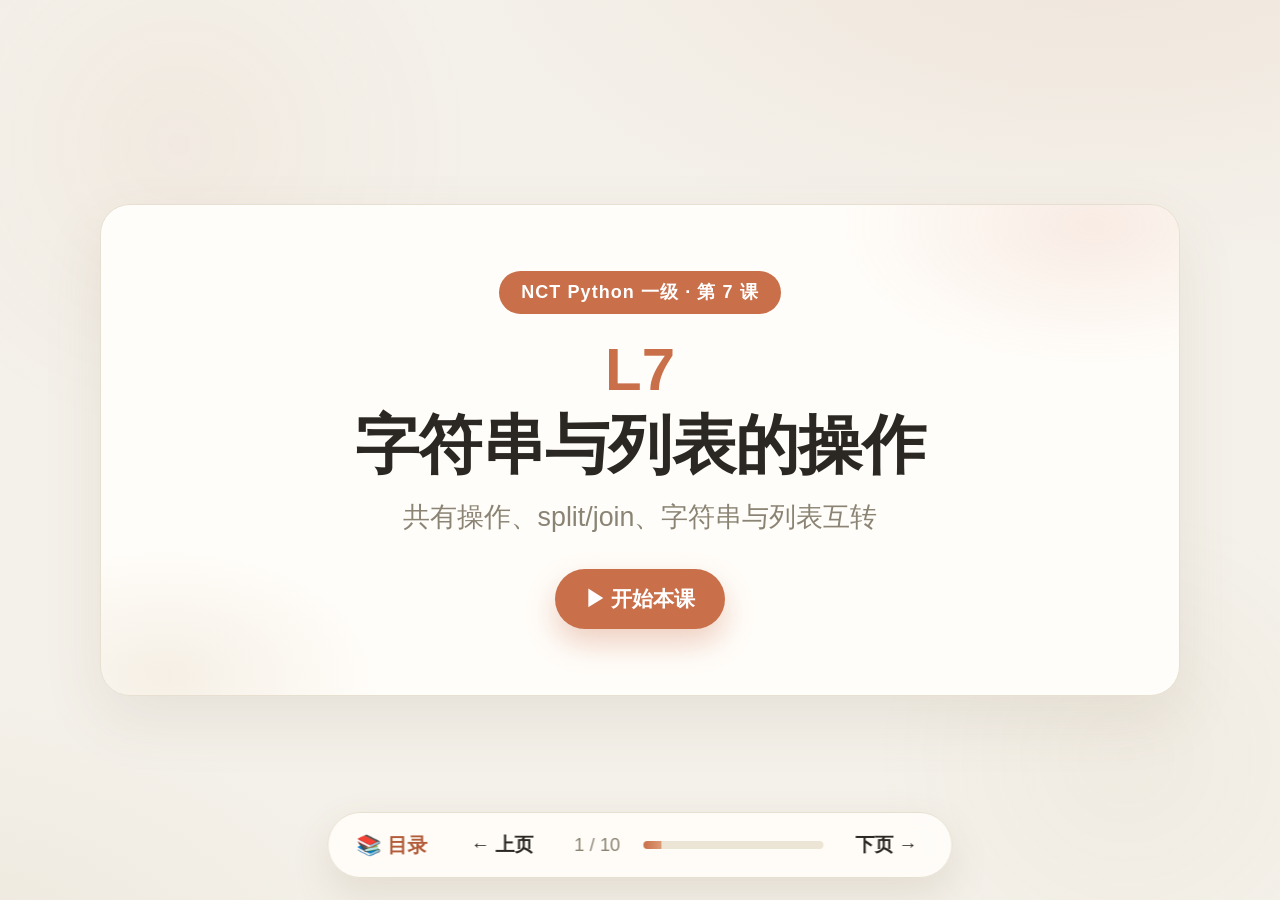
<file: lesson-7.html>
<!DOCTYPE html>
<html lang="zh-CN">
<head>
<meta charset="UTF-8">
<meta name="viewport" content="width=device-width, initial-scale=1.0">
<title>L7 字符串与列表的操作 · 课堂PPT</title>
<link rel="stylesheet" href="ppt.css">
</head>
<body>
<div class="deck">
<section class="slide title-slide"><div class="hero"><div class="hero-badge">NCT Python 一级 · 第 7 课</div><div class="lesson-no">L7</div><h1>字符串与列表的操作</h1><p class="subtitle">共有操作、split/join、字符串与列表互转</p><div class="hero-cta" onclick="nextSlide()">▶ 开始本课</div></div></section>
<section class="slide"><div class="split"><div class="left"><div class="kicker">Agenda · 目标</div><h2>📋 今天我们要学什么</h2><p class="subtitle">学完这节课，你会——</p></div><div class="right"><div class="panel"><ol style="font-size:1.12em;line-height:2.1;padding-left:24px;"><li>掌握字符串与列表共有操作：+ * 切片 in for</li><li>掌握字符串特有操作：split() join() strip()，翻转用切片</li><li>掌握列表特有操作：reverse() remove()</li><li>会在字符串与列表间转换</li></ol></div></div></div></section>
<section class="slide part-slide"><div class="part-inside"><div class="part-tag">开始本课</div><h2>字符串与列表的操作</h2><p class="subtitle">共有操作、split/join、字符串与列表互转</p></div></section>
<section class="slide"><div class="split"><div class="left"><div class="kicker">概念 · 01</div><h2>共有操作</h2><p class="subtitle">字符串和列表很多操作是一样的。</p><div class="metaphor"><span class="icon">💡</span><span><b>比喻：</b>都一样能：+ 拼、* 复制、切片、用 in 问在不在。</span></div></div><div class="right"><div class="panel"><div class="label">示例代码 · 点 ▶ Run 试运行</div><div class="code"><div class="bar"><span class="dot r"></span><span class="dot y"></span><span class="dot g"></span><span class="t">demo.py</span></div><pre><code>s = <span class="str">"帅气的方块鸟"</span>
lst = [<span class="num">1</span>, <span class="num">2</span>, <span class="num">3</span>]
<span class="fn">print</span>(s + <span class="str">"老师们"</span>)   <span class="com"># 字符串拼接</span>
<span class="fn">print</span>(lst + [<span class="num">4</span>, <span class="num">5</span>])   <span class="com"># 列表拼接</span>
<span class="fn">print</span>(<span class="str">"红"</span> * <span class="num">3</span>)         <span class="com"># 红红红</span>
<span class="fn">print</span>(<span class="num">2</span> <span class="key">in</span> lst)        <span class="com"># True</span>
<span class="fn">print</span>(<span class="str">"块"</span> <span class="key">in</span> s)       <span class="com"># True</span></code></pre><div class="code-actions"><a class="run-btn" href="https://www.online-python.com/" target="_blank" rel="noopener">▶ Run</a><button class="copy-btn" type="button">📋 Copy</button></div></div><div class="keypoint"><b>💡 关键点：</b>拼接/重复生成新对象，原数组不变；in 做成员判断。</div></div></div></div></section>
<section class="slide"><div class="split"><div class="left"><div class="kicker">概念 · 02</div><h2>字符串属性</h2><p class="subtitle">字符串不可变，但有很多方法。</p><div class="metaphor"><span class="icon">💡</span><span><b>比喻：</b>字符串是『不能改』的，只能靠方法或切片得到新字符串。</span></div></div><div class="right"><div class="panel"><div class="label">示例代码 · 点 ▶ Run 试运行</div><div class="code"><div class="bar"><span class="dot r"></span><span class="dot y"></span><span class="dot g"></span><span class="t">demo.py</span></div><pre><code>s = <span class="str">"a,b,c"</span>
<span class="fn">print</span>(s.split(<span class="str">","</span>))       <span class="com"># ["a","b","c"]（拆成列表）</span>
<span class="fn">print</span>(<span class="str">"-"</span>.join([<span class="str">"a"</span>,<span class="str">"b"</span>]))  <span class="com"># "a-b"（拼回字符串）</span>
<span class="fn">print</span>(<span class="str">"  abc  "</span>.strip())     <span class="com"># "abc"（去空格）</span>
<span class="fn">print</span>(<span class="str">"方块鸟"</span>[::-<span class="num">1</span>])        <span class="com"># 鸟块方（翻转用切片）</span>
<span class="com"># "方块鸟"[0]="x"  # 报错！字符串不可改</span></code></pre><div class="code-actions"><a class="run-btn" href="https://www.online-python.com/" target="_blank" rel="noopener">▶ Run</a><button class="copy-btn" type="button">📋 Copy</button></div></div><div class="keypoint"><b>💡 关键点：</b>split() 字符串→列表；join() 列表→字符串，方向相反要记牢。</div></div></div></div></section>
<section class="slide"><div class="split"><div class="left"><div class="kicker">概念 · 03</div><h2>列表属性</h2><p class="subtitle">列表可变，方法就地修改。</p><div class="metaphor"><span class="icon">💡</span><span><b>比喻：</b>列表是『可变』的，能直接改、能就地排序反转。</span></div></div><div class="right"><div class="panel"><div class="label">示例代码 · 点 ▶ Run 试运行</div><div class="code"><div class="bar"><span class="dot r"></span><span class="dot y"></span><span class="dot g"></span><span class="t">demo.py</span></div><pre><code>lst = [<span class="num">1</span>, <span class="num">2</span>, <span class="num">3</span>, <span class="num">4</span>, <span class="num">5</span>]
lst.reverse()    <span class="com"># 就地反转</span>
<span class="fn">print</span>(lst)       <span class="com"># [5,4,3,2,1]</span>
lst.append(<span class="num">6</span>)
lst.insert(<span class="num">0</span>, <span class="num">0</span>)
lst.remove(<span class="num">5</span>)    <span class="com"># 删第一个出现的 5</span>
<span class="fn">print</span>(lst)</code></pre><div class="code-actions"><a class="run-btn" href="https://www.online-python.com/" target="_blank" rel="noopener">▶ Run</a><button class="copy-btn" type="button">📋 Copy</button></div></div><div class="keypoint"><b>💡 关键点：</b>remove(x) 删第一个匹配值；列表没有值会报错。</div></div></div></div></section>
<section class="slide"><div class="split"><div class="left"><div class="kicker">概念 · 04</div><h2>字符串 ↔ 列表</h2><p class="subtitle">处理文本和数据组时经常互转。</p><div class="metaphor"><span class="icon">💡</span><span><b>比喻：</b>split 把一句话拆成一份份；join 把一份份拼回一句话。</span></div></div><div class="right"><div class="panel"><div class="label">示例代码 · 点 ▶ Run 试运行</div><div class="code"><div class="bar"><span class="dot r"></span><span class="dot y"></span><span class="dot g"></span><span class="t">demo.py</span></div><pre><code>s = <span class="str">"1-2,3-4,5-6"</span>
<span class="fn">print</span>(<span class="fn">list</span>(s))          <span class="com"># 逐字符拆</span>
<span class="fn">print</span>(s.split(<span class="str">","</span>))     <span class="com"># ["1-2","3-4","5-6"]</span>
<span class="fn">print</span>(s.split(<span class="str">"-"</span>))     <span class="com"># ["1","2,3","4,5","6"]</span>

lst = [<span class="str">"我有"</span>, <span class="str">"1只"</span>, <span class="str">"小毛驴"</span>]
<span class="fn">print</span>(<span class="str">""</span>.join(lst))     <span class="com"># 我有1只小毛驴</span>
<span class="fn">print</span>(<span class="str">"_"</span>.join(lst))    <span class="com"># 我有_1只_小毛驴</span></code></pre><div class="code-actions"><a class="run-btn" href="https://www.online-python.com/" target="_blank" rel="noopener">▶ Run</a><button class="copy-btn" type="button">📋 Copy</button></div></div><div class="keypoint"><b>💡 关键点：</b>列表里若有数字，join 前要先 map(str, 列表) 转字符串。</div></div></div></div></section>
<section class="slide"><div class="split"><div class="left"><div class="kicker">概念 · 05</div><h2>处理数字字符串</h2><p class="subtitle">拆、转、排序、拼。</p><div class="metaphor"><span class="icon">💡</span><span><b>比喻：</b>先 split 拆开，再 map(int) 变数字，sort 排序，join 拼回去。</span></div></div><div class="right"><div class="panel"><div class="label">示例代码 · 点 ▶ Run 试运行</div><div class="code"><div class="bar"><span class="dot r"></span><span class="dot y"></span><span class="dot g"></span><span class="t">demo.py</span></div><pre><code>s = <span class="str">"2*4*5*1*27*3*9"</span>
nums = s.split(<span class="str">"*"</span>)
nums = <span class="fn">list</span>(<span class="fn">map</span>(int, nums))
<span class="fn">print</span>(<span class="fn">max</span>(nums), <span class="fn">min</span>(nums))   <span class="com"># 27 1</span>
nums.sort()
<span class="fn">print</span>(<span class="str">"-"</span>.join(<span class="fn">map</span>(str, nums)))  <span class="com"># 1-2-3-4-5-9-27</span></code></pre><div class="code-actions"><a class="run-btn" href="https://www.online-python.com/" target="_blank" rel="noopener">▶ Run</a><button class="copy-btn" type="button">📋 Copy</button></div></div><div class="keypoint"><b>💡 关键点：</b>map(int, 列表) 转整数，map(str, 列表) 转字符串。</div></div></div></div></section>
<section class="slide"><div class="split"><div class="left"><div class="kicker">Practice · 动手</div><h2>✏️ 随堂练习</h2><p class="subtitle">动手敲一敲，比看十遍都强。</p></div><div class="right"><div class="panel practice"><div class="label">任务清单</div><ol><li>s="帅气的方块鸟老师们"，用切片取出『方块鸟』（提示 s[3:-3]）</li><li>写出 s="1-2,3-4,5-6" 用 split(",")、split("-") 的结果</li><li>把 ["我有","1只","小毛驴"] 用 join 拼成一句话</li></ol></div></div></div></section>
<section class="slide"><div class="split"><div class="left"><div class="kicker">Recap · 小结</div><h2>📌 今天学了什么？</h2><p class="subtitle">对照一下，都掌握了吗？</p></div><div class="right"><div class="grid2"><div class="card" style="border-left:5px solid var(--green);"><h3 style="color:var(--green);">已掌握</h3><ul><li>共有操作</li><li>字符串属性</li><li>列表属性</li><li>字符串 ↔ 列表</li><li>处理数字字符串</li></ul></div><div class="card" style="border-left:5px solid var(--teal);"><h3 style="color:var(--teal);">下一节 L8</h3><ul><li>函数与小海龟绘图</li><li style="color:var(--muted);font-size:.92em;">def 复用代码，turtle 画出图形</li></ul></div></div><div class="takeaway"><span class="label">💬 给学生的话</span>看完 PPT 不如自己敲一遍。<strong>敲错的 Bug 比看会的代码更值钱。</strong></div></div></div></section>
</div>
<div class="nav">
<a class="home" href="index.html">📚 目录</a>
<button id="prev" type="button">← 上页</button>
<span class="counter"><span id="cur">1</span> / <span id="total">10</span></span>
<div class="progress-track"><span id="bar"></span></div>
<button id="next" type="button">下页 →</button>
</div>
<script src="ppt.js"></script>
</body>
</html>
</file>
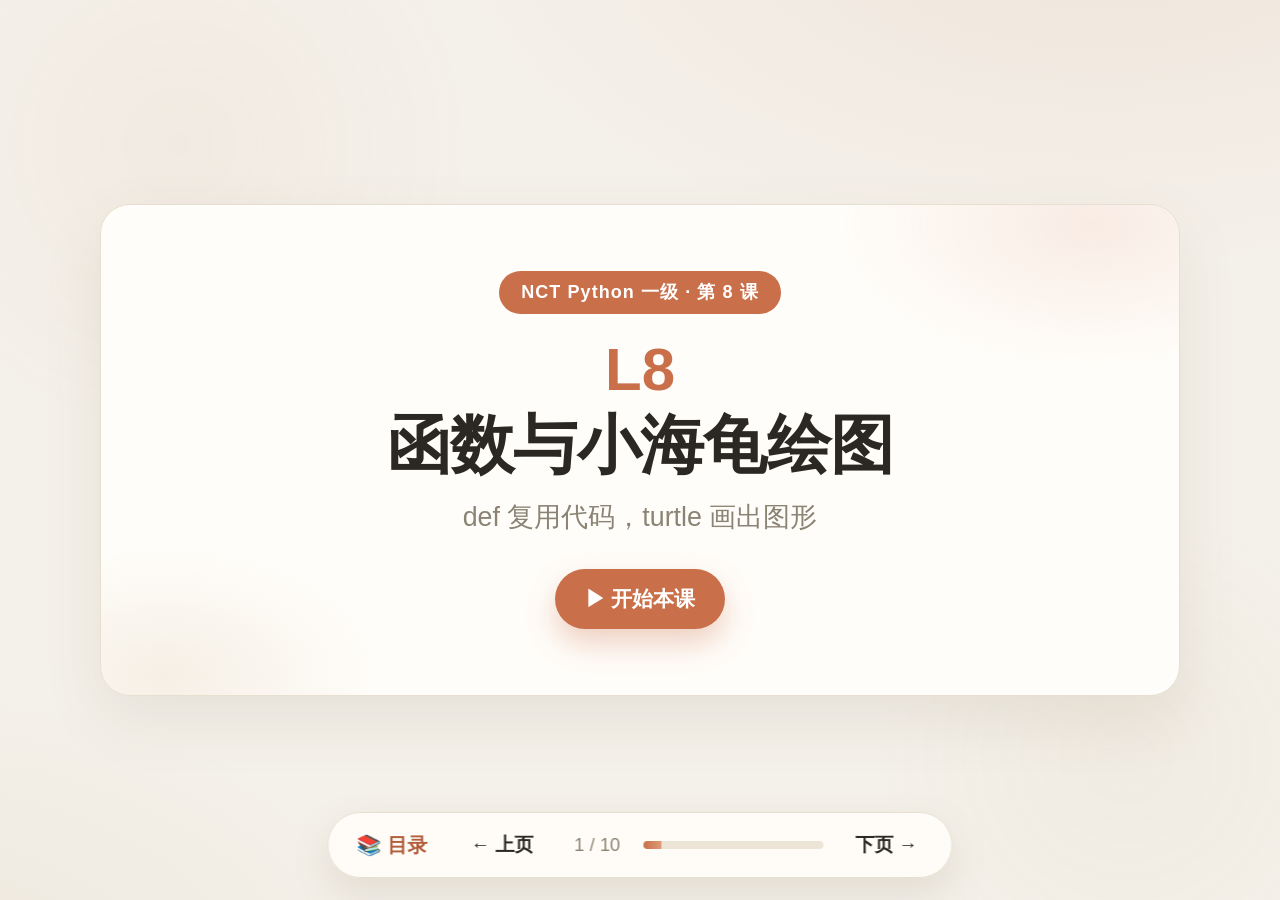
<file: lesson-8.html>
<!DOCTYPE html>
<html lang="zh-CN">
<head>
<meta charset="UTF-8">
<meta name="viewport" content="width=device-width, initial-scale=1.0">
<title>L8 函数与小海龟绘图 · 课堂PPT</title>
<link rel="stylesheet" href="ppt.css">
</head>
<body>
<div class="deck">
<section class="slide title-slide"><div class="hero"><div class="hero-badge">NCT Python 一级 · 第 8 课</div><div class="lesson-no">L8</div><h1>函数与小海龟绘图</h1><p class="subtitle">def 复用代码，turtle 画出图形</p><div class="hero-cta" onclick="nextSlide()">▶ 开始本课</div></div></section>
<section class="slide"><div class="split"><div class="left"><div class="kicker">Agenda · 目标</div><h2>📋 今天我们要学什么</h2><p class="subtitle">学完这节课，你会——</p></div><div class="right"><div class="panel"><ol style="font-size:1.12em;line-height:2.1;padding-left:24px;"><li>掌握函数定义 def、参数、返回值 return</li><li>把重复代码封装成函数</li><li>会用 turtle 基本命令画线、转向、画正多边形</li><li>会用颜色填充与函数封装绘图</li></ol></div></div></div></section>
<section class="slide part-slide"><div class="part-inside"><div class="part-tag">开始本课</div><h2>函数与小海龟绘图</h2><p class="subtitle">def 复用代码，turtle 画出图形</p></div></section>
<section class="slide"><div class="split"><div class="left"><div class="kicker">概念 · 01</div><h2>函数 —— 工具箱</h2><p class="subtitle">把一段能重复用的代码包起来起个名。</p><div class="metaphor"><span class="icon">💡</span><span><b>比喻：</b>函数像工具箱：把常用工具装进去，随取随用。</span></div></div><div class="right"><div class="panel"><div class="label">示例代码 · 点 ▶ Run 试运行</div><div class="code"><div class="bar"><span class="dot r"></span><span class="dot y"></span><span class="dot g"></span><span class="t">demo.py</span></div><pre><code><span class="key">def</span> add(a, b):
    <span class="key">return</span> a + b

result = add(<span class="num">3</span>, <span class="num">5</span>)
<span class="fn">print</span>(result)   <span class="com"># 8</span>

<span class="key">def</span> greet(name):
    <span class="fn">print</span>(<span class="str">"你好,"</span>, name)

greet(<span class="str">"小明"</span>)</code></pre><div class="code-actions"><a class="run-btn" href="https://www.online-python.com/" target="_blank" rel="noopener">▶ Run</a><button class="copy-btn" type="button">📋 Copy</button></div></div><div class="keypoint"><b>💡 关键点：</b>def 函数名(参数): 函数体缩进；return 返回结果，没有 return 返回 None。</div></div></div></div></section>
<section class="slide"><div class="split"><div class="left"><div class="kicker">概念 · 02</div><h2>参数与返回值</h2><p class="subtitle">参数是输入，返回值是算出的结果。</p><div class="metaphor"><span class="icon">💡</span><span><b>比喻：</b>参数是投进去的材料，return 是交回来的成品。</span></div></div><div class="right"><div class="panel"><div class="label">示例代码 · 点 ▶ Run 试运行</div><div class="code"><div class="bar"><span class="dot r"></span><span class="dot y"></span><span class="dot g"></span><span class="t">demo.py</span></div><pre><code><span class="key">def</span> avg(nums):
    <span class="key">return</span> <span class="fn">sum</span>(nums) / <span class="fn">len</span>(nums)

<span class="fn">print</span>(avg([<span class="num">1</span>, <span class="num">2</span>, <span class="num">3</span>, <span class="num">4</span>]))   <span class="com"># 2.5</span>

<span class="key">def</span> divide_round(a, b):
    <span class="key">if</span> b == <span class="num">0</span>:
        <span class="key">return</span> <span class="str">"除数不能为0"</span>
    <span class="key">return</span> <span class="fn">round</span>(a / b, <span class="num">2</span>)  <span class="com"># 保留两位小数</span>

<span class="fn">print</span>(divide_round(<span class="num">10</span>, <span class="num">3</span>))  <span class="com"># 3.33</span></code></pre><div class="code-actions"><a class="run-btn" href="https://www.online-python.com/" target="_blank" rel="noopener">▶ Run</a><button class="copy-btn" type="button">📋 Copy</button></div></div><div class="keypoint"><b>💡 关键点：</b>round(x,2) 四舍五入保留两位；函数里先用 if 处理边界。</div></div></div></div></section>
<section class="slide"><div class="split"><div class="left"><div class="kicker">概念 · 03</div><h2>小海龟 · 基本命令</h2><p class="subtitle">turtle 像一支能拐弯的画笔。</p><div class="metaphor"><span class="icon">💡</span><span><b>比喻：</b>小海龟是画笔：前进、后退、转向、抬笔落笔。</span></div></div><div class="right"><div class="panel"><div class="label">示例代码 · 点 ▶ Run 试运行</div><div class="code"><div class="bar"><span class="dot r"></span><span class="dot y"></span><span class="dot g"></span><span class="t">demo.py</span></div><pre><code><span class="key">import</span> turtle <span class="key">as</span> t

t.forward(<span class="num">100</span>)    <span class="com"># 前进</span>
t.left(<span class="num">90</span>)       <span class="com"># 左转90度</span>
t.pensize(<span class="num">5</span>)      <span class="com"># 画笔粗细</span>
t.pencolor(<span class="str">"red"</span>) <span class="com"># 画笔颜色</span>
t.penup()         <span class="com"># 抬笔（不画线）</span>
t.pendown()       <span class="com"># 落笔</span>
t.hideturtle()    <span class="com"># 隐藏小海龟</span>
t.done()          <span class="com"># 保持窗口</span></code></pre><div class="code-actions"><a class="run-btn" href="https://www.online-python.com/" target="_blank" rel="noopener">▶ Run</a><button class="copy-btn" type="button">📋 Copy</button></div></div><div class="keypoint"><b>💡 关键点：</b>常用命令：forward/backward、left/right、penup/pendown、pencolor/pensize、circle。end 别忘了 t.done()。</div></div></div></div></section>
<section class="slide"><div class="split"><div class="left"><div class="kicker">概念 · 04</div><h2>画正多边形</h2><p class="subtitle">正 n 边形：外角 = 360 / n。</p><div class="metaphor"><span class="icon">💡</span><span><b>比喻：</b>每次前进后转 360/n 度，走 n 次就回到原点。</span></div></div><div class="right"><div class="panel"><div class="label">示例代码 · 点 ▶ Run 试运行</div><div class="code"><div class="bar"><span class="dot r"></span><span class="dot y"></span><span class="dot g"></span><span class="t">demo.py</span></div><pre><code><span class="key">import</span> turtle <span class="key">as</span> t

<span class="key">def</span> draw_polygon(n, length, color):
    t.pencolor(color)
    angle = <span class="num">360</span> / n
    <span class="key">for</span> _ <span class="key">in</span> <span class="fn">range</span>(n):
        t.forward(length)
        t.left(angle)

draw_polygon(<span class="num">3</span>, <span class="num">80</span>, <span class="str">"red"</span>)    <span class="com"># 正三角形</span>
draw_polygon(<span class="num">4</span>, <span class="num">100</span>, <span class="str">"blue"</span>)  <span class="com"># 正方形</span>
draw_polygon(<span class="num">6</span>, <span class="num">60</span>, <span class="str">"green"</span>)  <span class="com"># 正六边形</span>
t.done()</code></pre><div class="code-actions"><a class="run-btn" href="https://www.online-python.com/" target="_blank" rel="noopener">▶ Run</a><button class="copy-btn" type="button">📋 Copy</button></div></div><div class="keypoint"><b>💡 关键点：</b>关键：每次前进后转 360/n 度。n、length、color 参数让函数能画任意正多边形。</div></div></div></div></section>
<section class="slide"><div class="split"><div class="left"><div class="kicker">概念 · 05</div><h2>颜色填充</h2><p class="subtitle">begin_fill 开始，end_fill 填充。</p><div class="metaphor"><span class="icon">💡</span><span><b>比喻：</b>先告诉海龟『我要上色』，画完再『上色』。</span></div></div><div class="right"><div class="panel"><div class="label">示例代码 · 点 ▶ Run 试运行</div><div class="code"><div class="bar"><span class="dot r"></span><span class="dot y"></span><span class="dot g"></span><span class="t">demo.py</span></div><pre><code><span class="key">import</span> turtle <span class="key">as</span> t

t.begin_fill()
t.fillcolor(<span class="str">"red"</span>)
<span class="key">for</span> _ <span class="key">in</span> <span class="fn">range</span>(<span class="num">4</span>):
    t.forward(<span class="num">100</span>)
    t.left(<span class="num">90</span>)
t.end_fill()
t.done()</code></pre><div class="code-actions"><a class="run-btn" href="https://www.online-python.com/" target="_blank" rel="noopener">▶ Run</a><button class="copy-btn" type="button">📋 Copy</button></div></div><div class="keypoint"><b>💡 关键点：</b>begin_fill() 开始记录，画完封闭图形后 end_fill() 填充。</div></div></div></div></section>
<section class="slide"><div class="split"><div class="left"><div class="kicker">Practice · 动手</div><h2>✏️ 随堂练习</h2><p class="subtitle">动手敲一敲，比看十遍都强。</p></div><div class="right"><div class="panel practice"><div class="label">任务清单</div><ol><li>写 def sum_range(n) 计算 0 到 n 的和（提示 sum(range(n+1))）</li><li>用 turtle 画边长 100 的正方形（函数封装）</li><li>用 draw_polygon 画正三角形、正六边形</li></ol></div></div></div></section>
<section class="slide"><div class="split"><div class="left"><div class="kicker">Recap · 小结</div><h2>📌 今天学了什么？</h2><p class="subtitle">对照一下，都掌握了吗？</p></div><div class="right"><div class="grid2"><div class="card" style="border-left:5px solid var(--green);"><h3 style="color:var(--green);">已掌握</h3><ul><li>函数 —— 工具箱</li><li>参数与返回值</li><li>小海龟 · 基本命令</li><li>画正多边形</li><li>颜色填充</li></ul></div><div class="card" style="border-left:5px solid var(--teal);"><h3 style="color:var(--teal);">下一节 L9</h3><ul><li>异常处理 &amp; 真题实战</li><li style="color:var(--muted);font-size:.92em;">try-except、eval，综合应对真题编程题</li></ul></div></div><div class="takeaway"><span class="label">💬 给学生的话</span>看完 PPT 不如自己敲一遍。<strong>敲错的 Bug 比看会的代码更值钱。</strong></div></div></div></section>
</div>
<div class="nav">
<a class="home" href="index.html">📚 目录</a>
<button id="prev" type="button">← 上页</button>
<span class="counter"><span id="cur">1</span> / <span id="total">10</span></span>
<div class="progress-track"><span id="bar"></span></div>
<button id="next" type="button">下页 →</button>
</div>
<script src="ppt.js"></script>
</body>
</html>
</file>
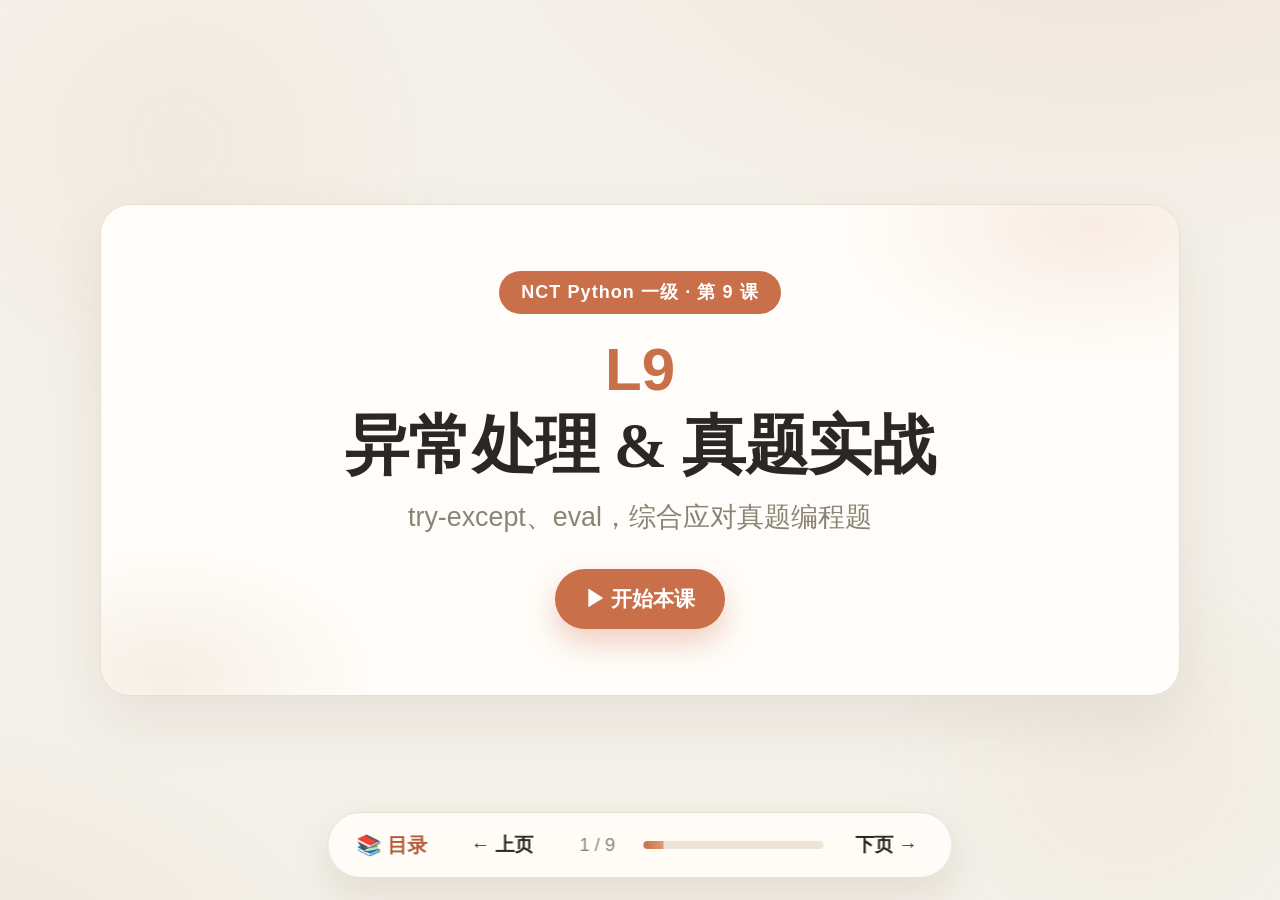
<file: lesson-9.html>
<!DOCTYPE html>
<html lang="zh-CN">
<head>
<meta charset="UTF-8">
<meta name="viewport" content="width=device-width, initial-scale=1.0">
<title>L9 异常处理 &amp; 真题实战 · 课堂PPT</title>
<link rel="stylesheet" href="ppt.css">
</head>
<body>
<div class="deck">
<section class="slide title-slide"><div class="hero"><div class="hero-badge">NCT Python 一级 · 第 9 课</div><div class="lesson-no">L9</div><h1>异常处理 &amp; 真题实战</h1><p class="subtitle">try-except、eval，综合应对真题编程题</p><div class="hero-cta" onclick="nextSlide()">▶ 开始本课</div></div></section>
<section class="slide"><div class="split"><div class="left"><div class="kicker">Agenda · 目标</div><h2>📋 今天我们要学什么</h2><p class="subtitle">学完这节课，你会——</p></div><div class="right"><div class="panel"><ol style="font-size:1.12em;line-height:2.1;padding-left:24px;"><li>会用 try-except 处理输入异常</li><li>会用 eval() 把字符串当表达式计算</li><li>能综合运用 IPO、分支、循环、列表应对真题编程题</li></ol></div></div></div></section>
<section class="slide part-slide"><div class="part-inside"><div class="part-tag">开始本课</div><h2>异常处理 &amp; 真题实战</h2><p class="subtitle">try-except、eval，综合应对真题编程题</p></div></section>
<section class="slide"><div class="split"><div class="left"><div class="kicker">概念 · 01</div><h2>try-except —— 护身符</h2><p class="subtitle">可能出错的地方用 try 包起来，出错走 except。</p><div class="metaphor"><span class="icon">💡</span><span><b>比喻：</b>把可能出错的地方『护起来』，出错也不让程序崩溃。</span></div></div><div class="right"><div class="panel"><div class="label">示例代码 · 点 ▶ Run 试运行</div><div class="code"><div class="bar"><span class="dot r"></span><span class="dot y"></span><span class="dot g"></span><span class="t">demo.py</span></div><pre><code><span class="key">try</span>:
    a = <span class="fn">float</span>(<span class="fn">input</span>(<span class="str">"请输入数值: "</span>))
    <span class="fn">print</span>(<span class="str">"你输入的是"</span>, a)
<span class="key">except</span>:
    <span class="fn">print</span>(<span class="str">"输入有误，请重新输入"</span>)</code></pre><div class="code-actions"><a class="run-btn" href="https://www.online-python.com/" target="_blank" rel="noopener">▶ Run</a><button class="copy-btn" type="button">📋 Copy</button></div></div><div class="keypoint"><b>💡 关键点：</b>输入『好的』时 float() 会报错，被 except 捕获，提示重输而不是崩溃。</div></div></div></div></section>
<section class="slide"><div class="split"><div class="left"><div class="kicker">概念 · 02</div><h2>循环到输入正确</h2><p class="subtitle">while True + try-except，直到输入合法。</p><div class="metaphor"><span class="icon">💡</span><span><b>比喻：</b>直到学生做对为止——不停问，问对了才放行。</span></div></div><div class="right"><div class="panel"><div class="label">示例代码 · 点 ▶ Run 试运行</div><div class="code"><div class="bar"><span class="dot r"></span><span class="dot y"></span><span class="dot g"></span><span class="t">demo.py</span></div><pre><code><span class="key">while</span> <span class="key">True</span>:
    <span class="key">try</span>:
        x = <span class="fn">int</span>(<span class="fn">input</span>(<span class="str">"请输入一个整数: "</span>))
        <span class="fn">print</span>(x)
        <span class="key">break</span>
    <span class="key">except</span>:
        <span class="fn">print</span>(<span class="str">"输入的不是整数，请重试"</span>)</code></pre><div class="code-actions"><a class="run-btn" href="https://www.online-python.com/" target="_blank" rel="noopener">▶ Run</a><button class="copy-btn" type="button">📋 Copy</button></div></div><div class="keypoint"><b>💡 关键点：</b>输入非法就 except，循环继续；输入合法就 break 结束。</div></div></div></div></section>
<section class="slide"><div class="split"><div class="left"><div class="kicker">概念 · 03</div><h2>eval —— 当算式算</h2><p class="subtitle">把字符串当作表达式执行并返回结果。</p><div class="metaphor"><span class="icon">💡</span><span><b>比喻：</b>eval 把字符串『当算式』算出来，一行顶一堆代码。</span></div></div><div class="right"><div class="panel"><div class="label">示例代码 · 点 ▶ Run 试运行</div><div class="code"><div class="bar"><span class="dot r"></span><span class="dot y"></span><span class="dot g"></span><span class="t">demo.py</span></div><pre><code><span class="fn">print</span>(<span class="fn">eval</span>(<span class="str">"2 + 3"</span>))      <span class="com"># 5</span>
<span class="fn">print</span>(<span class="fn">eval</span>(<span class="str">"3 * 4"</span>))       <span class="com"># 12</span>
expr = <span class="fn">input</span>(<span class="str">"输入算式: "</span>)
<span class="fn">print</span>(<span class="str">"结果:"</span>, <span class="fn">eval</span>(expr))</code></pre><div class="code-actions"><a class="run-btn" href="https://www.online-python.com/" target="_blank" rel="noopener">▶ Run</a><button class="copy-btn" type="button">📋 Copy</button></div></div><div class="keypoint"><b>💡 关键点：</b>考试中了解它会计算字符串表达式即可。</div></div></div></div></section>
<section class="slide"><div class="split"><div class="left"><div class="kicker">概念 · 04</div><h2>真题编程题</h2><p class="subtitle">读题→拆解→写码→跑通。</p><div class="metaphor"><span class="icon">💡</span><span><b>比喻：</b>操作题拿分关键是『能跑通』，先看清输入/输出格式再动手。</span></div></div><div class="right"><div class="panel"><div class="label">示例代码 · 点 ▶ Run 试运行</div><div class="code"><div class="bar"><span class="dot r"></span><span class="dot y"></span><span class="dot g"></span><span class="t">demo.py</span></div><pre><code><span class="com"># ① 两数之差与和</span>
a = <span class="fn">int</span>(<span class="fn">input</span>()); b = <span class="fn">int</span>(<span class="fn">input</span>())
<span class="fn">print</span>(<span class="fn">abs</span>(a - b)); <span class="fn">print</span>(a + b)

<span class="com"># ② 评委平均分</span>
s = <span class="fn">input</span>(); nums = <span class="fn">list</span>(<span class="fn">map</span>(int, s.split()))
<span class="fn">print</span>(<span class="fn">round</span>(<span class="fn">sum</span>(nums)/<span class="fn">len</span>(nums)))

<span class="com"># ③ 最小公倍数</span>
a,b = <span class="fn">int</span>(<span class="fn">input</span>()), <span class="fn">int</span>(<span class="fn">input</span>())
gcd = <span class="fn">max</span>(i <span class="key">for</span> i <span class="key">in</span> <span class="fn">range</span>(<span class="num">1</span>, <span class="fn">min</span>(a,b)+<span class="num">1</span>) <span class="key">if</span> a%i==<span class="num">0</span> <span class="key">and</span> b%i==<span class="num">0</span>)
<span class="fn">print</span>(a*b//gcd)</code></pre><div class="code-actions"><a class="run-btn" href="https://www.online-python.com/" target="_blank" rel="noopener">▶ Run</a><button class="copy-btn" type="button">📋 Copy</button></div></div><div class="keypoint"><b>💡 关键点：</b>① abs 差值；② split+map+round；③ 两数之积 ÷ 最大公约数。</div></div></div></div></section>
<section class="slide"><div class="split"><div class="left"><div class="kicker">Practice · 动手</div><h2>✏️ 随堂练习</h2><p class="subtitle">动手敲一敲，比看十遍都强。</p></div><div class="right"><div class="panel practice"><div class="label">任务清单</div><ol><li>写 try-except 程序：反复输入整数直到合法</li><li>用 eval 计算用户输入的一个表达式（如 2*3+4）</li><li>用真题三道操作题练手（见 06-真题与拓展）</li></ol></div></div></div></section>
<section class="slide"><div class="split"><div class="left"><div class="kicker">Recap · 小结</div><h2>📌 今天学了什么？</h2><p class="subtitle">对照一下，都掌握了吗？</p></div><div class="right"><div class="grid2"><div class="card" style="border-left:5px solid var(--green);"><h3 style="color:var(--green);">已掌握</h3><ul><li>try-except —— 护身符</li><li>循环到输入正确</li><li>eval —— 当算式算</li><li>真题编程题</li></ul></div><div class="card" style="border-left:5px solid var(--teal);"><h3 style="color:var(--teal);">下一步</h3><ul><li>做真题 & 考前复习</li></ul></div></div><div class="takeaway"><span class="label">💬 给学生的话</span>看完 PPT 不如自己敲一遍。<strong>敲错的 Bug 比看会的代码更值钱。</strong></div></div></div></section>
</div>
<div class="nav">
<a class="home" href="index.html">📚 目录</a>
<button id="prev" type="button">← 上页</button>
<span class="counter"><span id="cur">1</span> / <span id="total">9</span></span>
<div class="progress-track"><span id="bar"></span></div>
<button id="next" type="button">下页 →</button>
</div>
<script src="ppt.js"></script>
</body>
</html>
</file>
<file: ppt.css>
/* =========================================================
   课堂网页PPT · ppt.css  (Claude 暖色编辑风)
   暖米白底 + 陶土橙强调 + 衬线大标题，克制留白。
   每课不再各用一色，统一暖色主打，更整体。
   ========================================================= */
* { margin: 0; padding: 0; box-sizing: border-box; }
:root {
  --bg: #f4f1ea;
  --panel: #fffdf9;
  --panel-2: #fbf8f1;
  --text: #2b2823;
  --muted: #8b8474;
  --line: #e7e0d1;
  --accent: #c96f4a;        /* 陶土橙 · clay */
  --accent-ink: #b25c39;
  --accent-soft: #f7e9dd;
  --green: #5c8d64;
  --teal: #3f7370;
  --amber: #b9782c;
  --amber-soft: #f8ecdb;
  --red: #b4533a;
  --radius: 18px;
  --shadow: 0 24px 60px rgba(120, 90, 60, .10);
  --shadow-sm: 0 10px 28px rgba(120, 90, 60, .08);
}
html, body { margin: 0; height: 100%; }
body {
  font-family: "PingFang SC", "Microsoft YaHei", "Source Han Sans SC", "Segoe UI", Arial, sans-serif;
  color: var(--text); font-size: 20px; line-height: 1.55; -webkit-font-smoothing: antialiased;
  background:
    radial-gradient(1100px 600px at 86% -10%, rgba(201,111,74,.10), transparent 60%),
    radial-gradient(900px 560px at -8% 112%, rgba(176,138,84,.10), transparent 58%),
    var(--bg);
}
body::before { content:""; position: fixed; inset:0; pointer-events:none; z-index:0;
  background: radial-gradient(420px 420px at 14% 16%, rgba(201,111,74,.05), transparent 70%),
              radial-gradient(360px 360px at 88% 84%, rgba(176,138,84,.05), transparent 70%);
}
.deck { position: relative; z-index: 1; width: 100%; height: 100vh; }

/* ---- 幻灯片 ---- */
.slide { position: absolute; inset: 0; display: none; align-items: center; justify-content: center; padding: 60px 84px; }
.slide.active { display: flex; animation: rise .5s cubic-bezier(.2,.7,.3,1); }
@keyframes rise { from { opacity: 0; transform: translateY(18px); } to { opacity: 1; transform: none; } }
.split { display: flex; gap: 52px; align-items: center; width: 100%; max-width: 1240px; }
.split > .left { flex: 1 1 42%; }
.split > .right { flex: 1 1 58%; }

/* 衬线大标题 */
.slide h1, .slide h2, .slide h3, .hero h1, .grid2 h3 {
  font-family: Georgia, "Songti SC", STSong, "Times New Roman", serif;
  font-weight: 700; letter-spacing: -.01em;
}
.kicker {
  display: inline-flex; align-items: center; gap: 8px;
  font-size: .76em; font-weight: 700; letter-spacing: .2em; text-transform: uppercase;
  color: var(--accent-ink); background: var(--accent-soft);
  padding: 6px 14px; border-radius: 999px; margin-bottom: 20px;
}
.kicker::before { content:""; width: 7px; height: 7px; border-radius: 50%; background: var(--accent); }
.slide h1 { font-size: 2.9em; line-height: 1.14; margin-bottom: 16px; }
.slide h2 { font-size: 2.15em; line-height: 1.18; margin-bottom: 16px; }
.slide h3 { font-size: 1.4em; color: var(--accent-ink); margin-bottom: 10px; }
.slide .subtitle { font-size: 1.2em; color: var(--muted); margin-bottom: 16px; }
.slide .subtitle strong { color: var(--text); }

/* 比喻框 */
.metaphor {
  display: flex; gap: 12px; align-items: flex-start;
  background: var(--accent-soft); border: 1px solid #efdcc8;
  border-left: 5px solid var(--accent);
  border-radius: 16px; padding: 16px 18px; font-size: 1.05em; line-height: 1.75;
  color: #5b4637; box-shadow: var(--shadow-sm);
}
.metaphor .icon { width: 40px; height: 40px; flex: none; border-radius: 12px; display: flex; align-items: center; justify-content: center; background: var(--accent); color: #fff; font-size: 1.2em; font-weight: 800; }
.metaphor b { color: var(--accent-ink); }

/* 关键点 */
.keypoint {
  margin-top: 18px; padding: 13px 16px; background: var(--amber-soft);
  border-left: 5px solid var(--amber); border-radius: 12px;
  font-size: 1em; color: #6b4a14; line-height: 1.6; box-shadow: var(--shadow-sm);
}
.keypoint b { color: var(--amber); }

/* ---- 代码卡（暖色浅底）---- */
.panel { background: var(--panel); border: 1px solid var(--line); border-radius: var(--radius); box-shadow: var(--shadow); padding: 22px 24px 24px; }
.panel .label { font-size: .82em; font-weight: 700; color: var(--muted); letter-spacing: .05em; margin-bottom: 12px; }
.code { border-radius: 14px; overflow: hidden; background: #fbf8f0; border: 1px solid #eae2d1; }
.code .bar { display: flex; align-items: center; gap: 8px; padding: 9px 14px; background: #f4efe2; border-bottom: 1px solid #eae2d1; }
.code .dot { width: 11px; height: 11px; border-radius: 50%; }
.code .dot.r { background: #d0644d; } .code .dot.y { background: #d9a441; } .code .dot.g { background: #7a9c62; }
.code .t { margin-left: 8px; font-size: .78em; color: var(--muted); font-family: Consolas, Menlo, monospace; letter-spacing: .04em; }
.code pre { margin: 0; padding: 18px 20px 22px; white-space: pre; overflow-x: auto; }
.code pre code { font-family: "SFMono-Regular", Consolas, Menlo, "Courier New", monospace; font-size: 20px; line-height: 1.62; color: #37342d; display: block; }
.code .com { color: #a79d89; font-style: italic; }
.code .str { color: #8d7320; }
.code .num { color: #c96f4a; }
.code .key { color: #a04f2e; font-weight: 600; }
.code .fn  { color: #2f6f6b; }

.code-actions { display: flex; gap: 8px; padding: 10px 14px; background: #f4efe2; border-top: 1px solid #eae2d1; }
.run-btn, .copy-btn { border: none; border-radius: 10px; padding: 8px 16px; cursor: pointer; font-size: .82em; font-weight: 700; font-family: inherit; transition: .15s; }
.run-btn { background: var(--green); color: #fff; text-decoration: none; }
.run-btn:hover { filter: brightness(1.05); }
.copy-btn { background: transparent; color: var(--muted); }
.copy-btn:hover { background: #ece4d4; }

/* 结构图 */
.structure { font-size: 1.12em; line-height: 2.2; color: var(--text); }
.structure .root { color: var(--accent-ink); font-weight: 800; }
.structure li { list-style: none; padding-left: 22px; border-left: 2px solid #e3d9c7; }
.structure .note { color: var(--muted); font-size: .86em; }

/* ---- 标题页 ---- */
.title-slide .hero { width: 100%; max-width: 1080px; text-align: center; background: var(--panel); border: 1px solid var(--line); border-radius: 30px; box-shadow: var(--shadow); padding: 66px 70px; position: relative; overflow: hidden; }
.title-slide .hero::after { content:""; position: absolute; inset: 0; pointer-events: none; background: radial-gradient(360px 200px at 92% 4%, rgba(201,111,74,.12), transparent 70%), radial-gradient(300px 180px at 6% 96%, rgba(176,138,84,.12), transparent 70%); }
.hero-badge { display: inline-flex; align-items: center; gap: 10px; background: var(--accent); color: #fff; font-weight: 700; letter-spacing: .06em; padding: 8px 22px; border-radius: 999px; font-size: .9em; margin-bottom: 26px; }
.hero .lesson-no { font-size: 3em; font-weight: 900; line-height: 1; color: var(--accent); margin-bottom: 10px; }
.hero h1 { font-size: 3.2em; margin: 8px 0 14px; }
.hero .subtitle { font-size: 1.34em; color: var(--muted); margin-bottom: 30px; }
.hero-cta { display: inline-flex; align-items: center; gap: 10px; background: var(--accent); color: #fff; font-weight: 700; font-size: 1.05em; padding: 14px 30px; border-radius: 999px; box-shadow: 0 14px 30px rgba(201,111,74,.32); animation: pulse 1.8s ease-in-out infinite; cursor: pointer; }
@keyframes pulse { 0%,100% { transform: translateY(0); } 50% { transform: translateY(-4px); } }

/* ---- 分隔页 ---- */
.part-slide { text-align: center; }
.part-slide .part-inside { max-width: 900px; }
.part-tag { display: inline-block; padding: 6px 20px; border-radius: 999px; background: var(--accent); color: #fff; font-weight: 700; letter-spacing: .08em; font-size: .9em; margin-bottom: 24px; }
.part-slide h2 { font-size: 3em; }
.part-slide .subtitle { font-size: 1.35em; color: var(--muted); }

/* ---- 练习 ---- */
.practice .label { font-size: .82em; font-weight: 800; color: var(--teal); letter-spacing: .06em; margin-bottom: 14px; }
.practice ol { margin-top: 6px; padding-left: 26px; font-size: 1.12em; line-height: 2.1; }
.practice ol li::marker { color: var(--teal); font-weight: 800; }
.practice ol li strong { color: var(--teal); }

/* ---- 小结 ---- */
.grid2 { display: grid; grid-template-columns: 1fr 1fr; gap: 18px; }
.grid2 .card { background: var(--panel); border: 1px solid var(--line); border-radius: 16px; box-shadow: var(--shadow-sm); padding: 22px 24px; }
.grid2 .card h3 { font-size: 1.15em; margin-bottom: 12px; color: var(--accent-ink); }
.grid2 .card ul { padding-left: 22px; font-size: 1.05em; line-height: 2; color: #4a4438; }
.takeaway { margin-top: 20px; background: var(--accent-soft); border-left: 5px solid var(--accent); border-radius: 12px; padding: 16px 20px; font-size: 1.12em; color: #5b4637; }
.takeaway .label { display: block; font-size: .8em; font-weight: 800; color: var(--accent-ink); margin-bottom: 6px; }

/* ---- 底部导航（浮动胶囊）---- */
.nav { position: fixed; left: 50%; bottom: 22px; transform: translateX(-50%); z-index: 30; display: flex; align-items: center; gap: 14px; padding: 10px 16px; border-radius: 999px; background: rgba(255,253,249,.92); backdrop-filter: blur(10px); border: 1px solid var(--line); box-shadow: 0 16px 40px rgba(120,90,60,.14); }
.nav .home { display: inline-flex; align-items: center; gap: 7px; color: var(--accent-ink); font-weight: 700; text-decoration: none; padding: 6px 12px; border-radius: 999px; }
.nav .home:hover { background: var(--accent-soft); }
.nav button { border: none; background: transparent; color: var(--text); font-size: .95em; font-weight: 700; border-radius: 999px; padding: 9px 18px; cursor: pointer; font-family: inherit; transition: .15s; }
.nav button:hover { background: var(--accent); color: #fff; }
.nav .counter { color: var(--muted); font-size: .92em; min-width: 64px; text-align: center; font-variant-numeric: tabular-nums; }
.progress-track { width: 180px; height: 8px; background: #ece4d4; border-radius: 6px; overflow: hidden; }
.progress-track span { display: block; height: 100%; width: 0; background: linear-gradient(90deg, var(--accent), #dd9c76); transition: width .3s ease; }

@media (max-width: 860px) {
  .split { flex-direction: column; gap: 26px; }
  .slide { padding: 40px 22px; overflow: auto; }
  .title-slide .hero { padding: 40px 26px; }
  .nav { width: calc(100% - 28px); bottom: 12px; }
}
</file>
